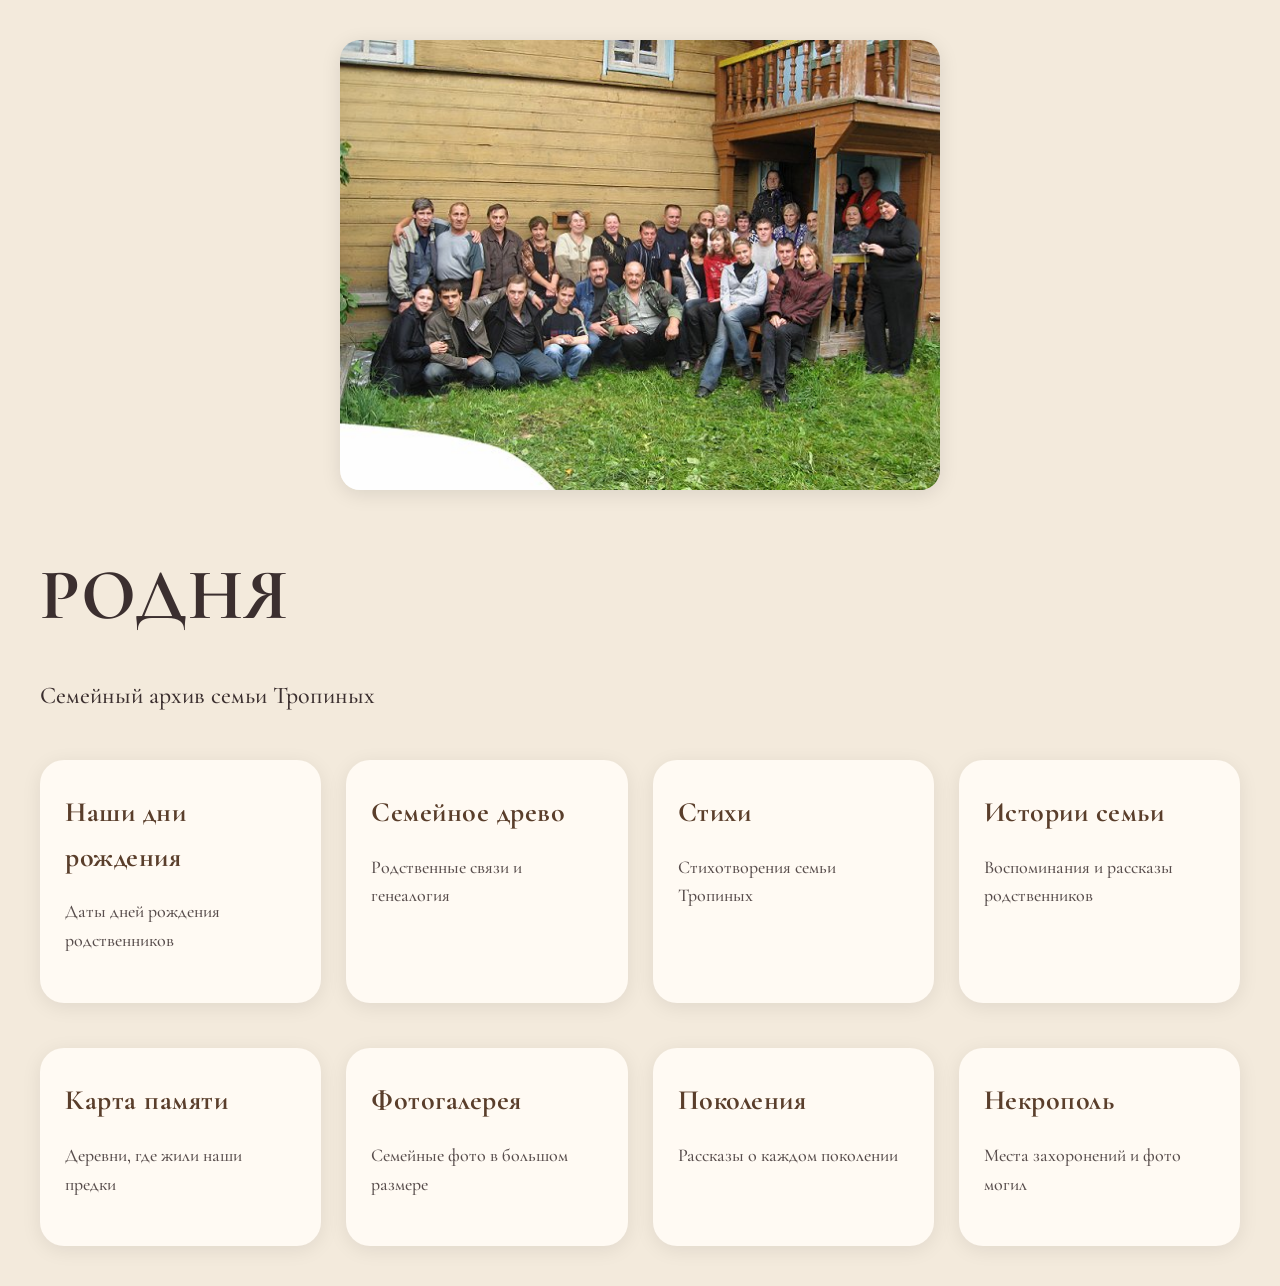
<file: index.html>
﻿
<!DOCTYPE html>
<html lang="ru">

<head>
    <meta charset="UTF-8">
    <title>Родня</title>
    <link rel="stylesheet" href="style.css">
    <link href="https://fonts.googleapis.com/css2?family=Cormorant+Garamond:wght@400;500;600&display=swap" rel="stylesheet">
    <style>
        /* Дополнительные стили для сетки карточек */
        .cards-grid {
            display: grid;
            grid-template-columns: repeat(auto-fill, minmax(280px, 1fr));
            gap: 25px;
            margin-top: 20px;
        }
        .card {
            background: #fffaf3;
            padding: 30px 25px;
            border-radius: 24px;
            text-decoration: none;
            color: #3b2f2f;
            transition: 0.3s;
            display: block;
            box-shadow: 0 4px 20px rgba(0,0,0,0.08);
        }
        .card:hover {
            transform: translateY(-5px);
            background: #fefaf5;
            box-shadow: 0 8px 30px rgba(0,0,0,0.12);
        }
        .card h2 {
            font-size: 28px;
            margin-bottom: 12px;
            color: #5a3e2b;
        }
        .card p {
            font-size: 18px;
            opacity: 0.85;
            line-height: 1.4;
        }
        .card-icon {
            font-size: 40px;
            margin-bottom: 15px;
        }
        img.ydoma {
            width: 100%;
            max-width: 600px;
            border-radius: 20px;
            box-shadow: 0 4px 20px rgba(0,0,0,0.1);
            display: block;
            margin: 0 auto 20px auto;
        }
    </style>
</head>

<body>

    <img src="ydoma.jpg" class="ydoma" alt="Семейное фото">

    <header>
        <h1>РОДНЯ</h1>
        <p>Семейный архив семьи Тропиных</p>
    </header>

    <main>
        <div class="cards-grid">

            <a class="card" href="birthdays.html">
                <h2>Наши дни рождения</h2>
                <p>Даты дней рождения родственников</p>
            </a>

            <a class="card" href="family.html">
                <h2>Семейное древо</h2>
                <p>Родственные связи и генеалогия</p>
            </a>

            <a class="card" href="poems.html">
                <h2>Стихи</h2>
                <p>Стихотворения семьи Тропиных</p>
            </a>

            <a class="card" href="history.html">
                <h2>Истории семьи</h2>
                <p>Воспоминания и рассказы родственников</p>
            </a>

            <a class="card" href="map.html">
                <h2>Карта памяти</h2>
                <p>Деревни, где жили наши предки</p>
            </a>

            <a class="card" href="gallery.html">
                <h2>Фотогалерея</h2>
                <p>Семейные фото в большом размере</p>
            </a>

            <a class="card" href="generations.html">
                <h2>Поколения</h2>
                <p>Рассказы о каждом поколении</p>
            </a>
	    <a class="card" href="memory.html">
                <h2>Некрополь</h2>
                <p>Места захоронений и фото могил</p>
            </a>

        </div>
    </main>

</body>

</html>
</file>
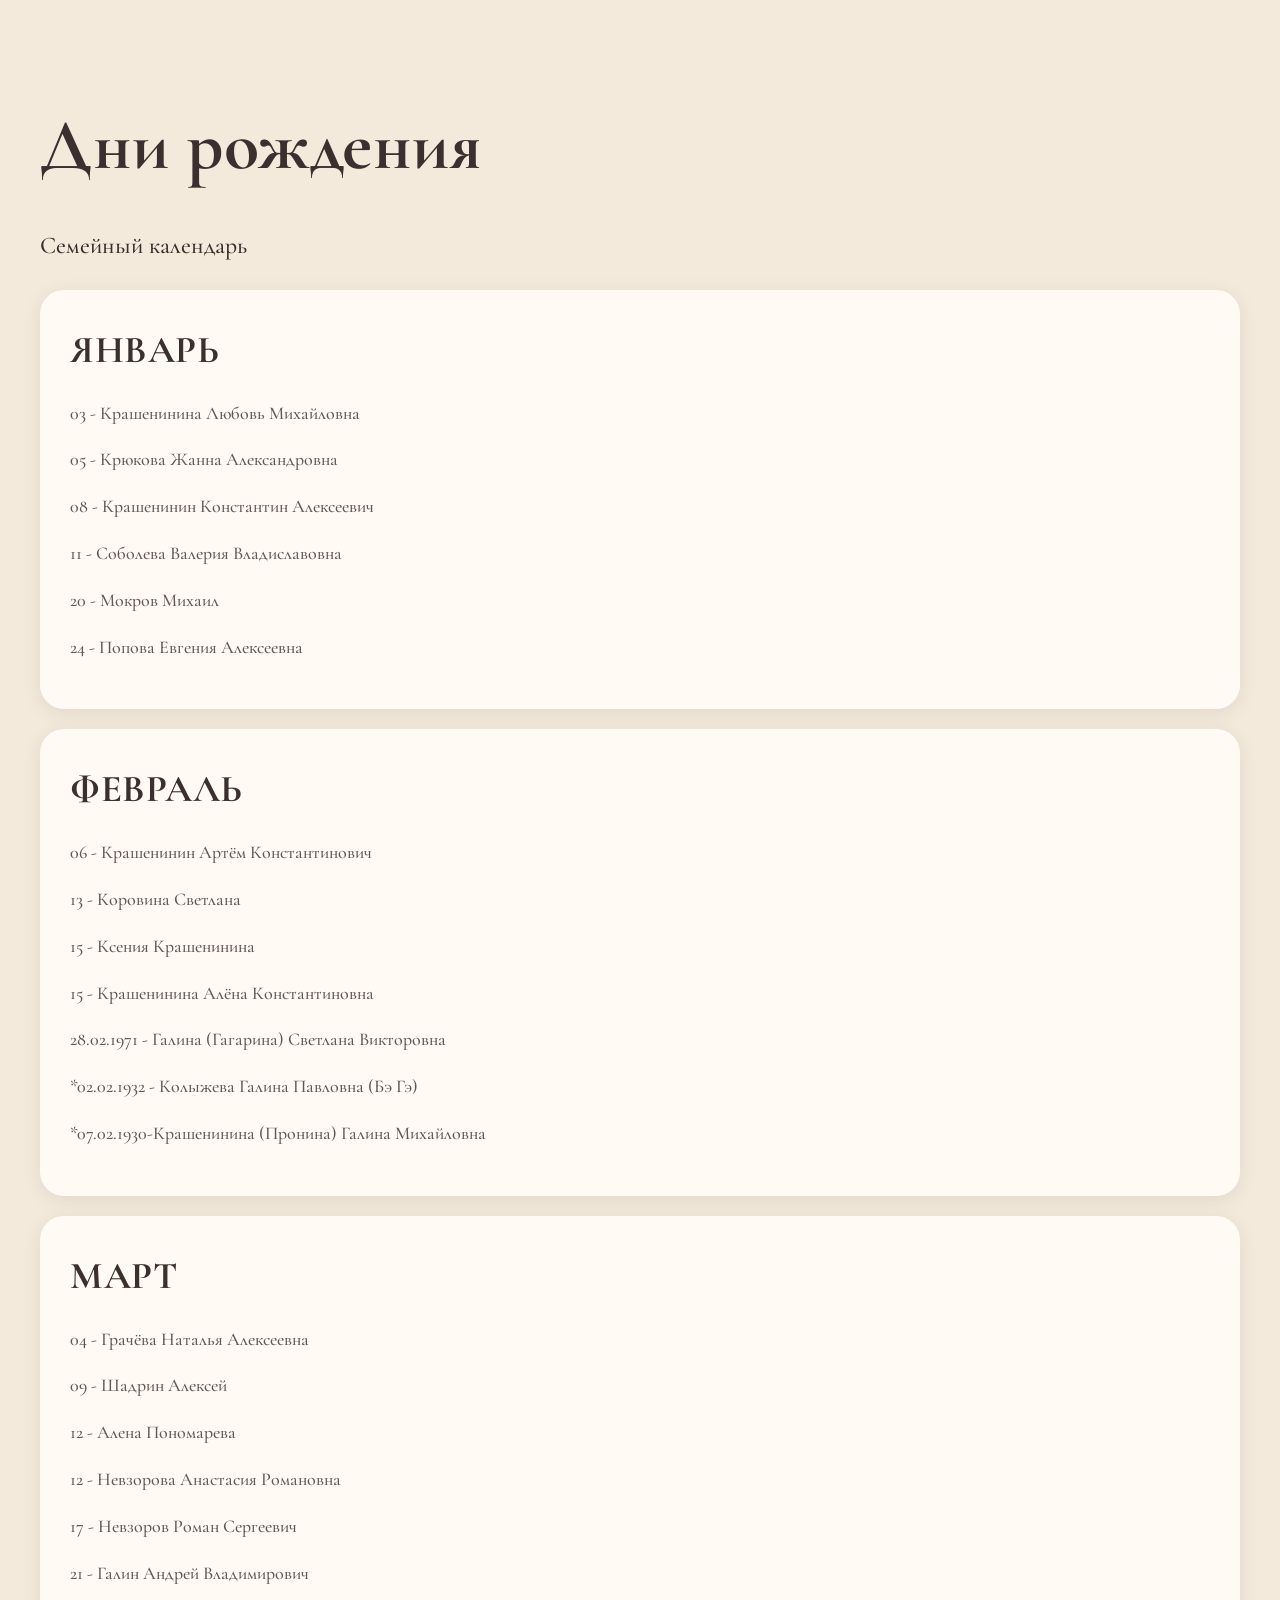
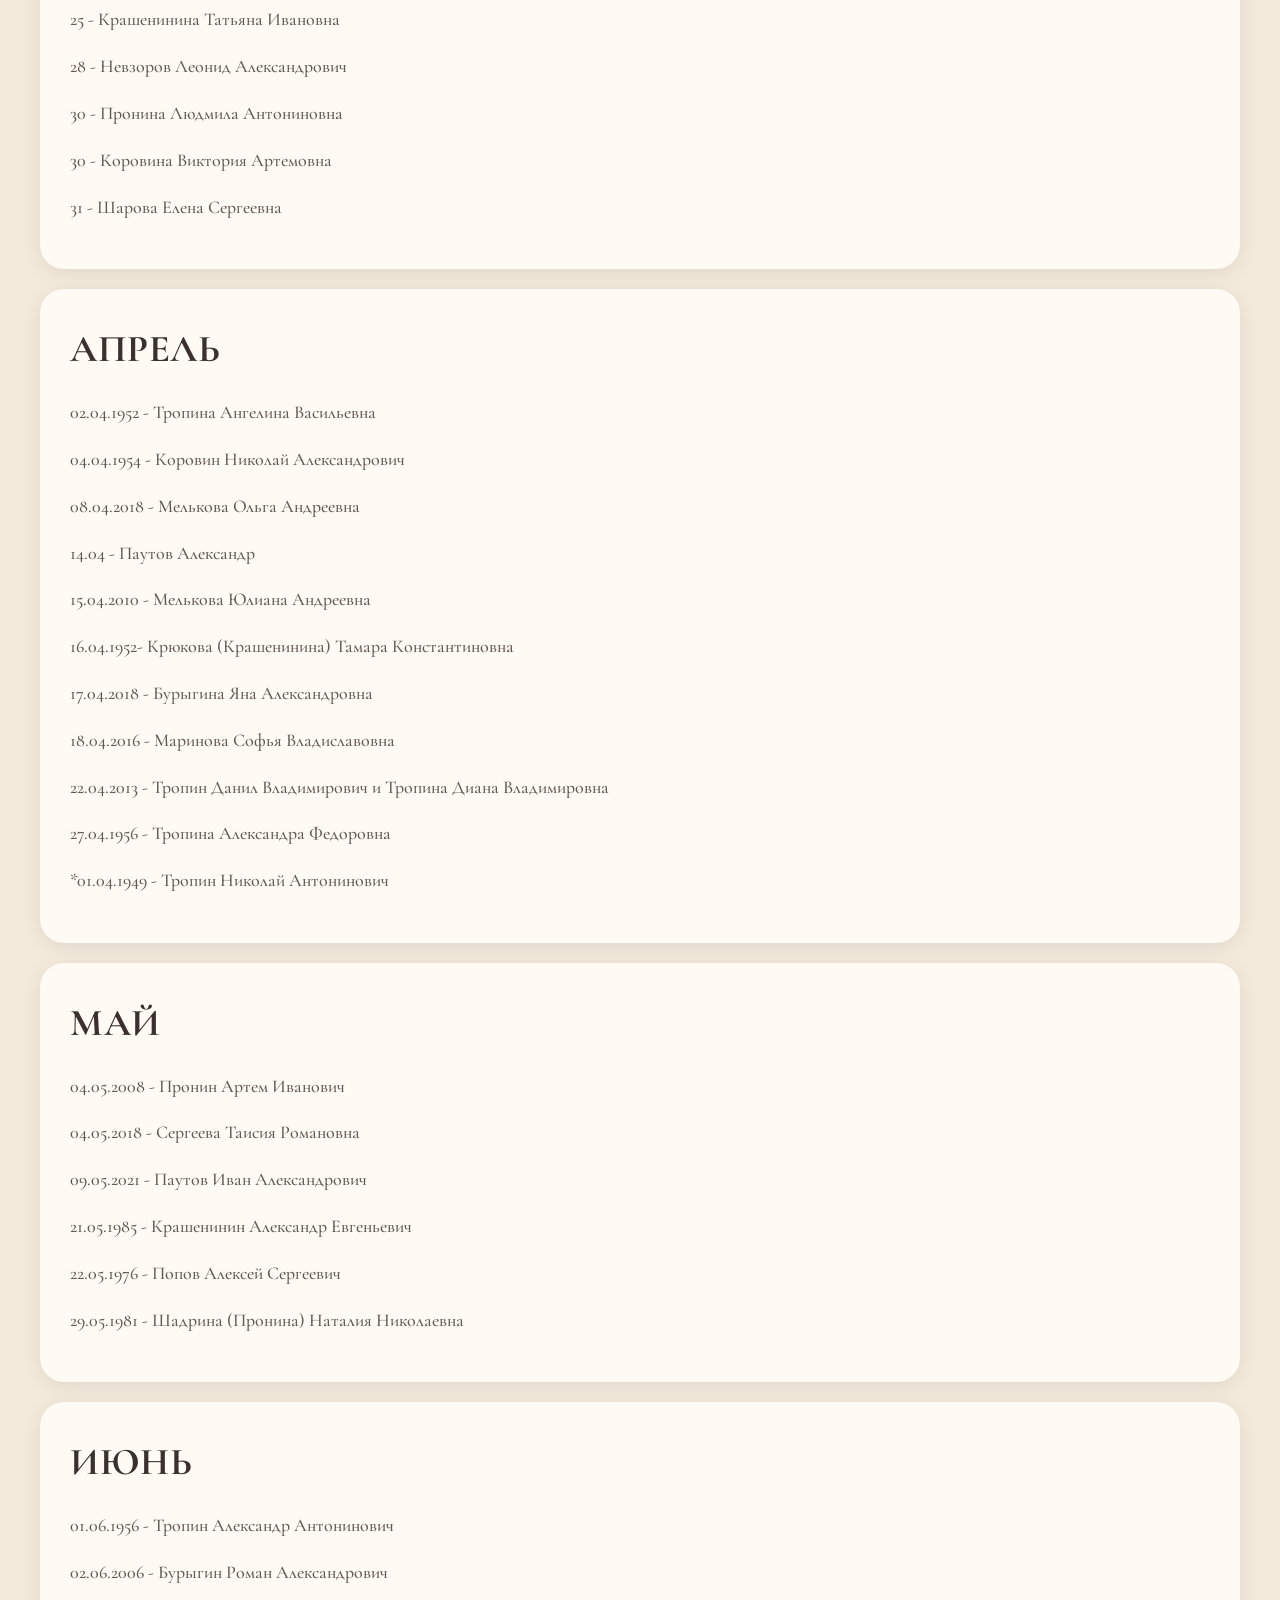
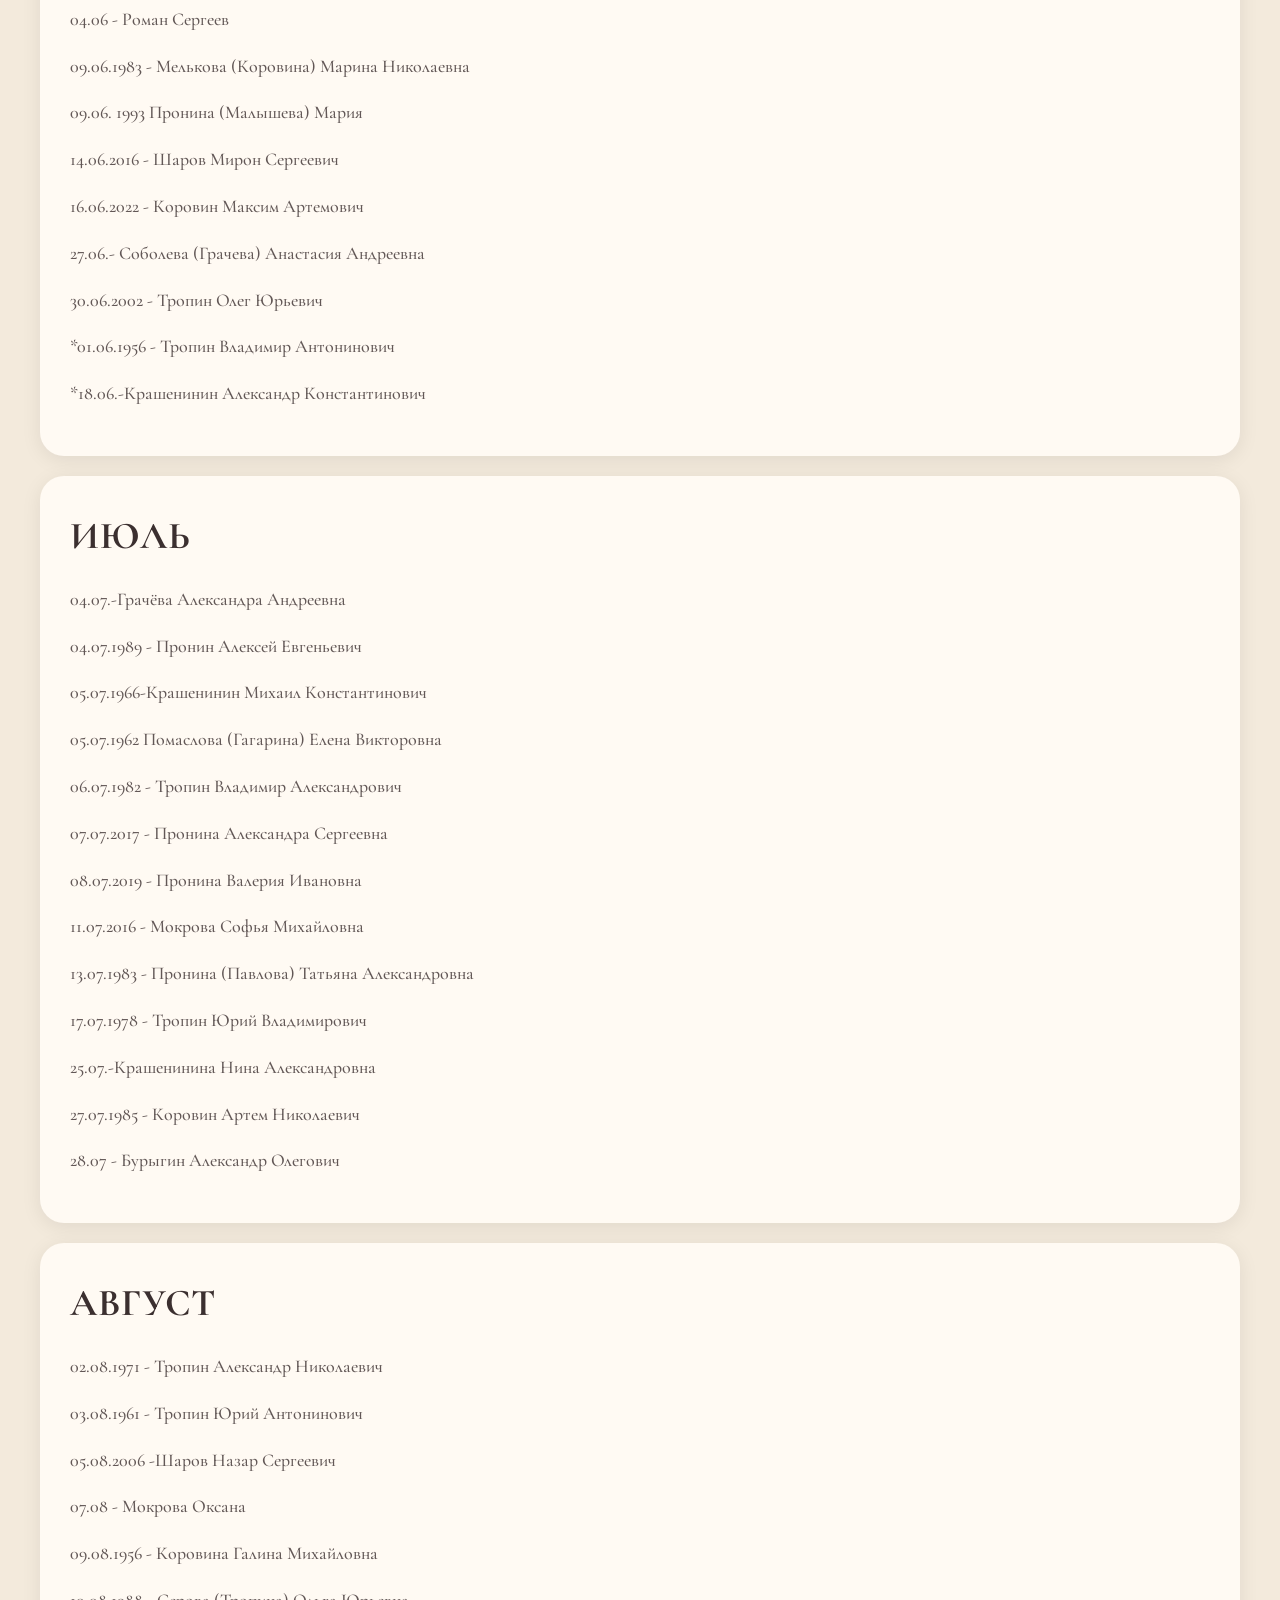
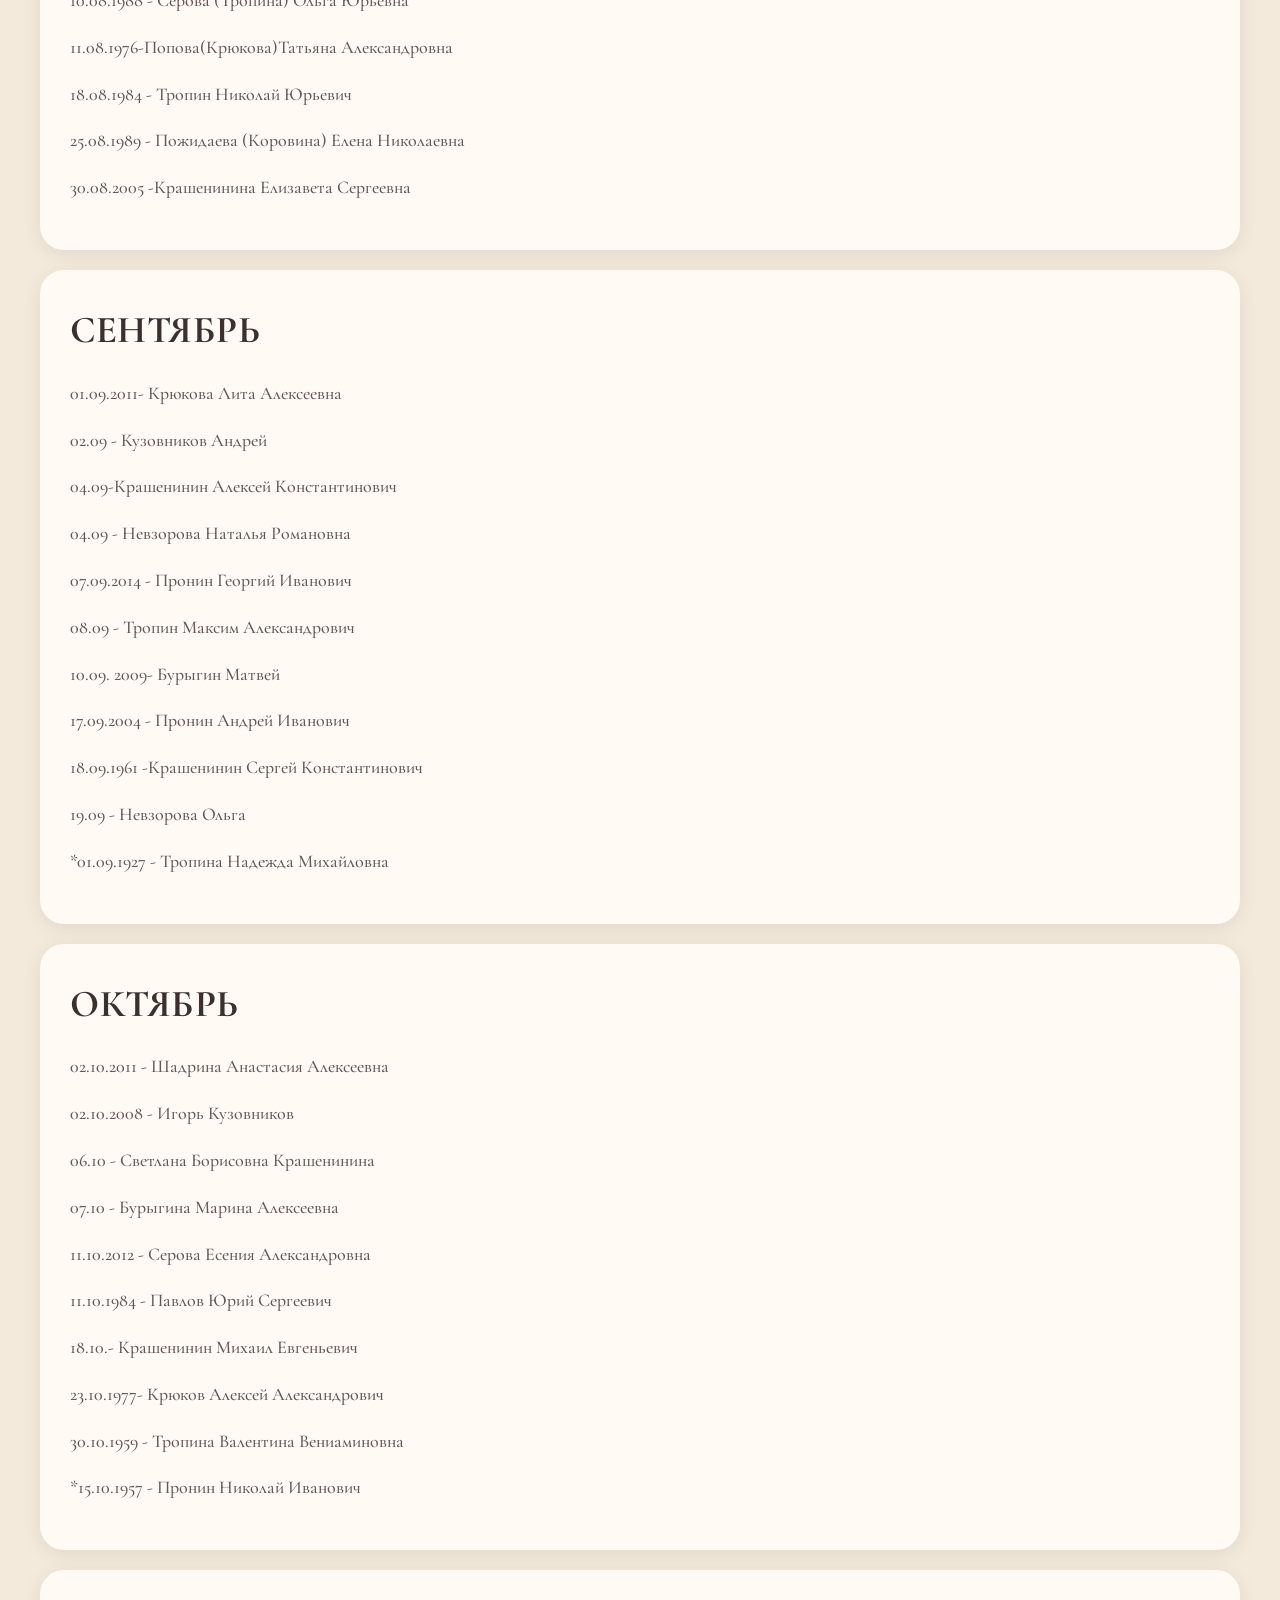
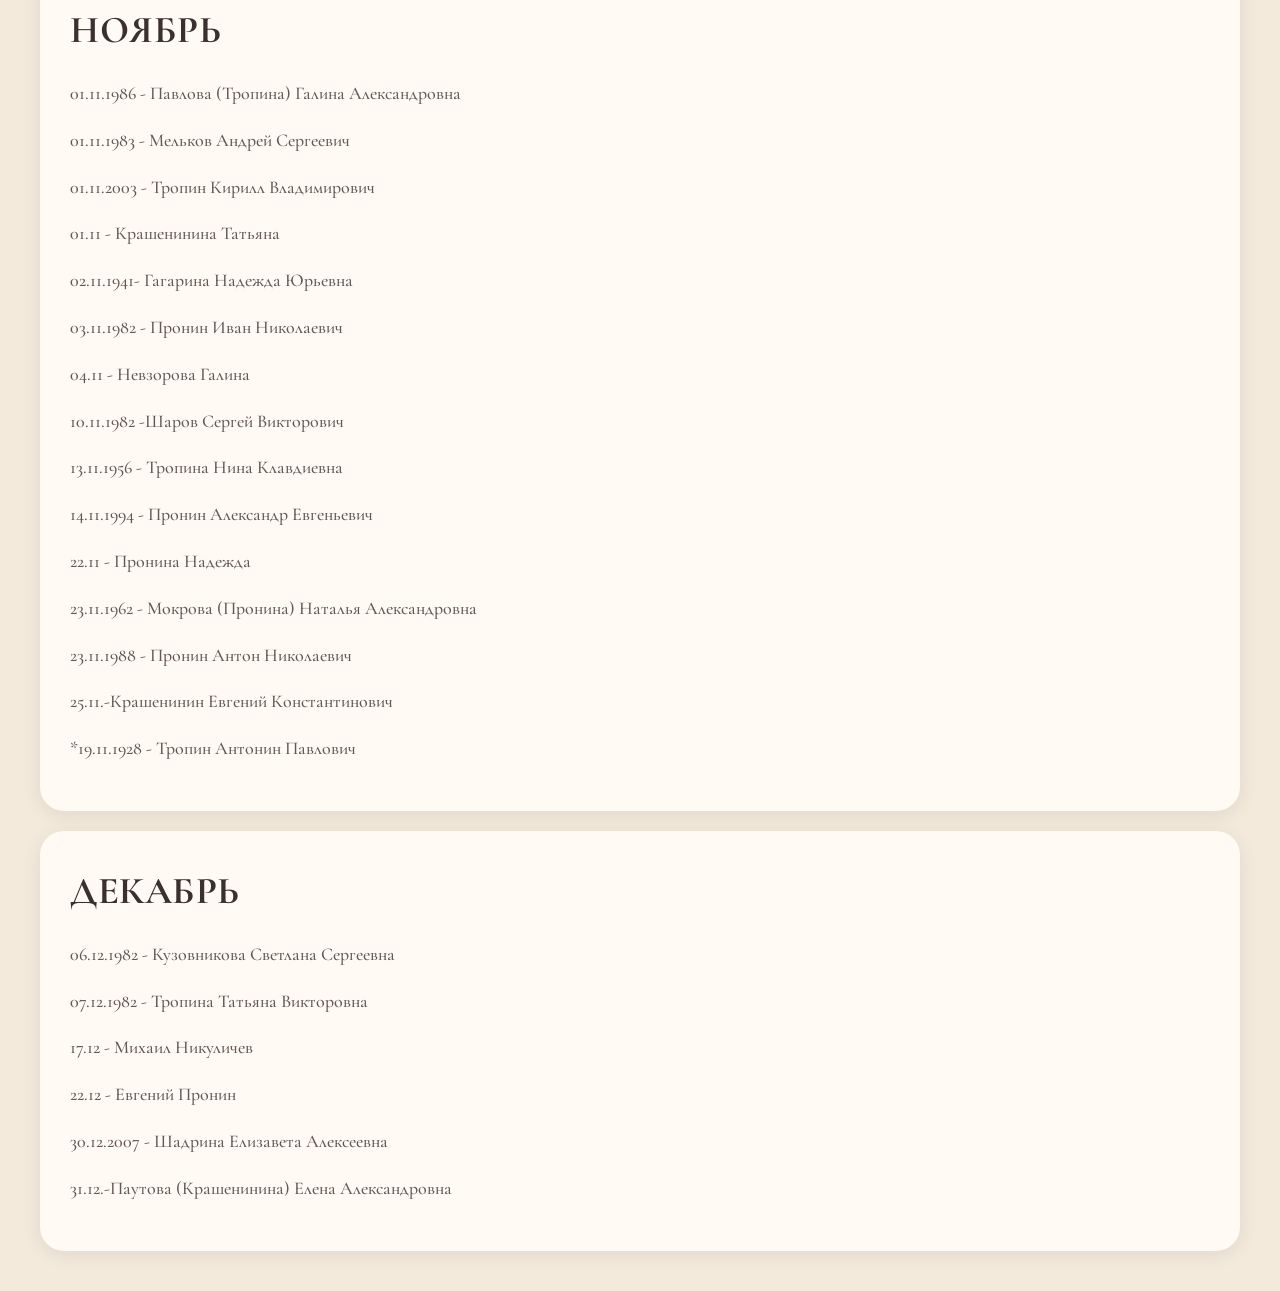
<file: birthdays.html>
﻿<!DOCTYPE html>
<html lang="ru">

<head>
    <meta charset="UTF-8">
    <title>Дни рождения</title>

    <link rel="stylesheet" href="style.css">
</head>

<body>

    <a href="index.html">← На главную</a>

    <header>
        <h1>Дни рождения</h1>
        <p>Семейный календарь</p>
    </header>

    <main>

        <div class="card">
            <h2>ЯНВАРЬ</h2>
            <p>03 - Крашенинина Любовь Михайловна</p>
	    <p>05 - Крюкова Жанна Александровна</p>
	    <p>08 - Крашенинин Константин Алексеевич</p>
	    <p>11 - Соболева Валерия Владиславовна</p>
	    <p>20 - Мокров Михаил</p>
 	    <p>24 - Попова Евгения Алексеевна</p>
        </div>

        <div class="card">
            <h2>ФЕВРАЛЬ</h2>
            <p>06 - Крашенинин Артём Константинович</p>
	    <p>13 - Коровина Светлана</p>
	    <p>15 - Ксения Крашенинина </p>
	    <p>15 - Крашенинина Алёна Константиновна</p>
	    <p> 28.02.1971 - Галина (Гагарина) Светлана Викторовна</p>
	    <p>*02.02.1932 - Колыжева Галина Павловна (Бэ Гэ)</p>
	    <p>*07.02.1930-Крашенинина (Пронина) Галина Михайловна</p>
        </div>

        <div class="card">
            <h2>МАРТ</h2>
            <p>04 - Грачёва Наталья Алексеевна</p>
	    <p>09 - Шадрин Алексей</p>
	    <p>12 - Алена Пономарева</p>
	    <p>12 - Невзорова Анастасия Романовна</p>
	    <p>17 - Невзоров Роман Сергеевич</p>
	    <p>21 - Галин Андрей Владимирович</p>
	    <p>25 - Крашенинина Татьяна Ивановна</p>
	    <p>28 - Невзоров Леонид Александрович</p>
	    <p>30 - Пронина Людмила Антониновна</p>
	    <p>30 - Коровина Виктория Артемовна</p>
	    <p>31 - Шарова Елена Сергеевна</p>
        </div>

	<div class="card">
	    <h2>АПРЕЛЬ</h2>
	    <p>02.04.1952 - Тропина Ангелина Васильевна</p>
	    <p>04.04.1954 - Коровин Николай Александрович</p>
	    <p>08.04.2018 - Мелькова Ольга Андреевна</p>
	    <p>14.04 - Паутов Александр</p>
	    <p>15.04.2010 - Мелькова Юлиана Андреевна</p>
	    <p>16.04.1952- Крюкова (Крашенинина) Тамара Константиновна</p>
	    <p>17.04.2018 - Бурыгина Яна Александровна</p>
	    <p>18.04.2016 - Маринова Софья Владиславовна</p>
	    <p>22.04.2013 - Тропин Данил Владимирович и Тропина Диана Владимировна</p>
	    <p>27.04.1956 - Тропина Александра Федоровна </p>
	    <p>*01.04.1949 - Тропин Николай Антонинович</p>
	</div>

	<div class="card">
	    <h2>МАЙ</h2>
	    <p>04.05.2008 - Пронин Артем Иванович</p>
	    <p>04.05.2018 - Сергеева Таисия Романовна</p>
	    <p>09.05.2021 - Паутов Иван Александрович</p>
	    <p>21.05.1985 - Крашенинин Александр Евгеньевич</p>
	    <p>22.05.1976 - Попов Алексей Сергеевич</p>
	    <p>29.05.1981 - Шадрина (Пронина) Наталия Николаевна</p>
	</div>

	<div class="card">
	    <h2>ИЮНЬ</h2>
	    <p>01.06.1956 - Тропин Александр Антонинович </p>
	    <p>02.06.2006 - Бурыгин Роман Александрович</p>
	    <p>04.06 - Роман Сергеев</p>
	    <p>09.06.1983 - Мелькова (Коровина) Марина Николаевна</p>
	    <p>09.06. 1993 Пронина (Малышева) Мария</p>
	    <p>14.06.2016 - Шаров Мирон Сергеевич</p>
	    <p>16.06.2022 - Коровин Максим Артемович</p>
	    <p>27.06.- Соболева (Грачева) Анастасия Андреевна</p>
	    <p>30.06.2002 - Тропин Олег Юрьевич</p>
	    <p>*01.06.1956 - Тропин Владимир Антонинович</p>
	    <p>*18.06.-Крашенинин Александр Константинович</p>
	</div>

	<div class="card">
	    <h2>ИЮЛЬ</h2>
	    <p>04.07.-Грачёва Александра Андреевна</p>
	    <p>04.07.1989 - Пронин Алексей Евгеньевич</p>
	    <p>05.07.1966-Крашенинин Михаил Константинович</p>
	    <p>05.07.1962 Помаслова (Гагарина) Елена Викторовна</p>
	    <p>06.07.1982 - Тропин Владимир Александрович</p>
	    <p>07.07.2017 - Пронина Александра Сергеевна</p>
	    <p>08.07.2019 - Пронина Валерия Ивановна</p>
	    <p>11.07.2016 - Мокрова Софья Михайловна</p>
	    <p>13.07.1983 - Пронина (Павлова) Татьяна Александровна</p>
	    <p>17.07.1978 - Тропин Юрий Владимирович</p>
	    <p>25.07.-Крашенинина Нина Александровна</p>
	    <p>27.07.1985 - Коровин Артем Николаевич</p>
	    <p>28.07 - Бурыгин Александр Олегович</p>
	</div>

	<div class="card">
	    <h2>АВГУСТ</h2>
	    <p>02.08.1971 - Тропин Александр Николаевич</p>
	    <p>03.08.1961 - Тропин Юрий Антонинович</p>
	    <p>05.08.2006 -Шаров Назар Сергеевич</p>
	    <p>07.08 - Мокрова Оксана</p>
	    <p>09.08.1956 - Коровина Галина Михайловна</p>
	    <p>10.08.1988 - Серова (Тропина) Ольга Юрьевна</p>
	    <p>11.08.1976-Попова(Крюкова)Татьяна Александровна</p>
	    <p>18.08.1984 - Тропин Николай Юрьевич</p>
	    <p>25.08.1989 - Пожидаева (Коровина) Елена Николаевна</p>
	    <p>30.08.2005 -Крашенинина Елизавета Сергеевна</p>
	</div>

	<div class="card">
	    <h2>СЕНТЯБРЬ</h2>
	    <p>01.09.2011- Крюкова Лита Алексеевна</p>
	    <p>02.09 - Кузовников Андрей</p>
	    <p>04.09-Крашенинин Алексей Константинович</p>
	    <p>04.09 - Невзорова Наталья Романовна</p>
	    <p>07.09.2014 - Пронин Георгий Иванович</p>
	    <p>08.09 - Тропин Максим Александрович</p>
	    <p>10.09. 2009- Бурыгин Матвей</p>
	    <p>17.09.2004 - Пронин Андрей Иванович</p>
	    <p>18.09.1961 -Крашенинин Сергей Константинович</p>
	    <p>19.09 - Невзорова Ольга</p>
	    <p>*01.09.1927 - Тропина Надежда Михайловна</p>
	</div>

	<div class="card">
	    <h2>ОКТЯБРЬ</h2>
	    <p>02.10.2011 - Шадрина Анастасия Алексеевна</p>
	    <p>02.10.2008 - Игорь Кузовников</p>
	    <p>06.10 - Светлана Борисовна Крашенинина </p>
	    <p>07.10 - Бурыгина Марина Алексеевна</p>
	    <p>11.10.2012 - Серова Есения Александровна</p>
	    <p>11.10.1984 - Павлов Юрий Сергеевич</p>
	    <p>18.10.- Крашенинин Михаил Евгеньевич</p>
	    <p>23.10.1977- Крюков Алексей Александрович</p>
	    <p>30.10.1959 - Тропина Валентина Вениаминовна</p>
	    <p>*15.10.1957 - Пронин Николай Иванович</p>
	</div>

	<div class="card">
	    <h2>НОЯБРЬ</h2>
	    <p>01.11.1986 - Павлова (Тропина) Галина Александровна</p>
	    <p>01.11.1983 - Мельков Андрей Сергеевич</p>
	    <p>01.11.2003 - Тропин Кирилл Владимирович</p>
	    <p>01.11 - Крашенинина Татьяна</p>
	    <p>02.11.1941- Гагарина Надежда Юрьевна</p>
	    <p>03.11.1982 - Пронин Иван Николаевич</p>
	    <p>04.11 - Невзорова Галина</p>
	    <p>10.11.1982 -Шаров Сергей Викторович</p>
	    <p>13.11.1956 - Тропина Нина Клавдиевна</p>
	    <p>14.11.1994 - Пронин Александр Евгеньевич</p>
	    <p>22.11 - Пронина Надежда</p>
	    <p>23.11.1962 - Мокрова (Пронина) Наталья Александровна</p>
	    <p>23.11.1988 - Пронин Антон Николаевич</p>
	    <p>25.11.-Крашенинин Евгений Константинович</p>
	    <p>*19.11.1928 - Тропин Антонин Павлович</p>
	</div>

	<div class="card">
            <h2>ДЕКАБРЬ</h2>
            <p>06.12.1982 - Кузовникова Светлана Сергеевна</p>
	    <p>07.12.1982 - Тропина Татьяна Викторовна</p>
	    <p>17.12 - Михаил Никуличев</p>
	    <p>22.12 - Евгений Пронин</p>
	    <p>30.12.2007 - Шадрина Елизавета Алексеевна</p>
 	    <p>31.12.-Паутова (Крашенинина) Елена Александровна</p>
        </div>

    </main>

</body>

</html>
</file>
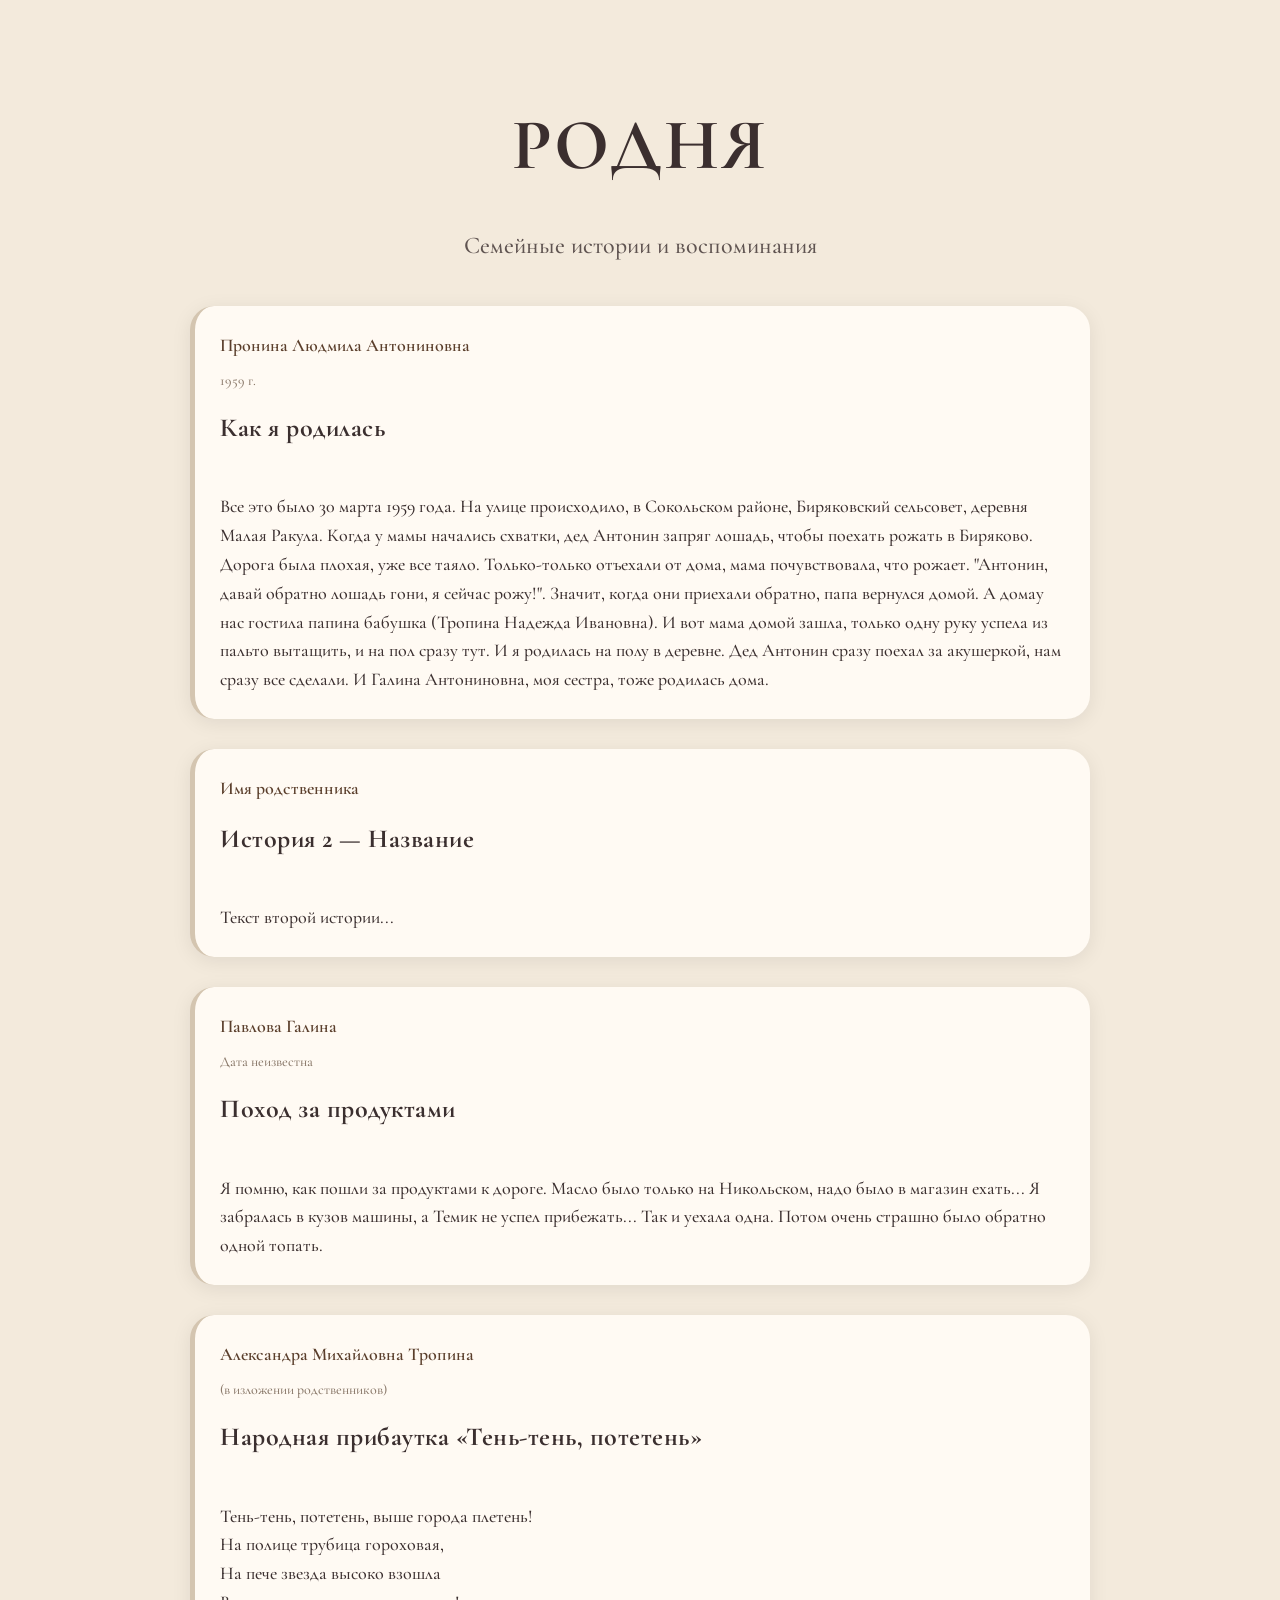
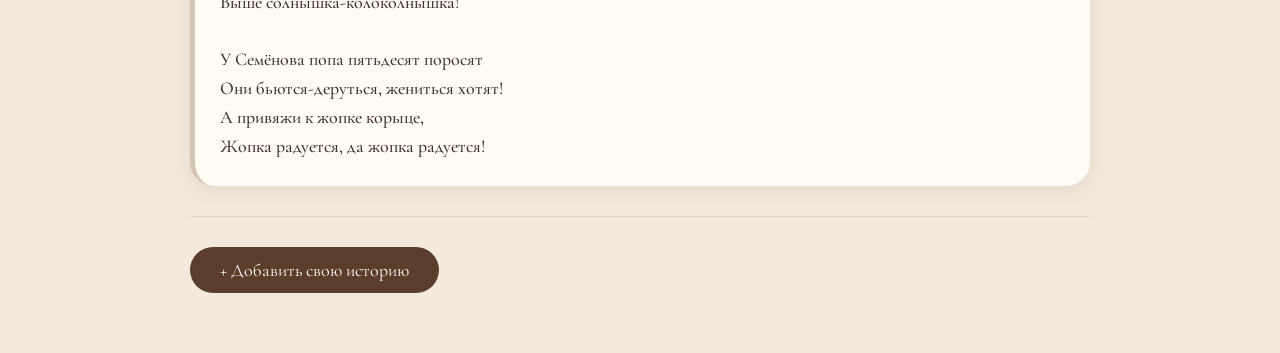
<file: history.html>
﻿<!DOCTYPE html>
<html lang="ru">
<head>
    <meta charset="UTF-8">
    <title>Родня — Истории семьи</title>
    <link rel="stylesheet" href="style.css">
    <link href="https://fonts.googleapis.com/css2?family=Cormorant+Garamond:wght@400;500;600&display=swap" rel="stylesheet">
    <style>
        body { background: #f3eadc; font-family: 'Cormorant Garamond', serif; padding: 40px; line-height: 1.6; }
        header { text-align: center; margin-bottom: 40px; }
        h1 { font-size: 72px; letter-spacing: 2px; margin-bottom: 10px; }
        header p { font-size: 24px; opacity: 0.8; }
        .stories-container { max-width: 900px; margin: 0 auto; }
        
        .story-card {
            background: #fffaf3;
            border-radius: 24px;
            padding: 25px;
            margin-bottom: 30px;
            box-shadow: 0 4px 20px rgba(0,0,0,0.08);
            border-left: 5px solid #d4c5b0;
        }
        
        .story-author {
            font-size: 18px;
            font-weight: 600;
            color: #5a3e2b;
            margin-bottom: 10px;
        }
        
        .story-date {
            font-size: 14px;
            color: #8b7a6b;
            margin-bottom: 15px;
        }
        
        .story-title {
            font-size: 26px;
            font-weight: 600;
            margin-bottom: 15px;
            color: #3b2f2f;
        }
        
        .story-content {
            font-size: 18px;
            line-height: 1.7;
            white-space: pre-line;
        }
        
        .back-link {
            display: inline-block;
            margin-top: 30px;
            font-size: 18px;
            color: #3b2f2f;
            text-decoration: none;
            background: #fffaf3;
            padding: 12px 24px;
            border-radius: 40px;
            transition: 0.3s;
        }
        
        .back-link:hover {
            background: #e8ddd0;
            transform: translateX(-5px);
        }
        
        .add-story-btn {
            background: #5a3e2b;
            color: #fffaf3;
            border: none;
            padding: 12px 30px;
            font-size: 18px;
            font-family: inherit;
            border-radius: 40px;
            cursor: pointer;
            margin: 20px 0;
            display: block;
            width: fit-content;
        }
        
        .add-story-btn:hover {
            background: #3b2f2f;
        }
        
        hr {
            margin: 30px 0;
            border: none;
            height: 1px;
            background: #e0d5c8;
        }
    </style>
</head>
<body>

<header>
    <h1>РОДНЯ</h1>
    <p>Семейные истории и воспоминания</p>
</header>

<main>
<div class="stories-container">
    
    <!-- === НАШИ ИСТОРИИ  === -->
    
    <!-- История 1 -->
    <div class="story-card">
        <div class="story-author">Пронина Людмила Антониновна</div>
        <div class="story-date">1959 г.</div>
        <div class="story-title">Как я родилась</div>
        <div class="story-content">
Все это было 30 марта 1959 года. На улице происходило, в Сокольском районе, Биряковский сельсовет, деревня Малая Ракула. Когда у мамы начались схватки, дед Антонин запряг лошадь, чтобы поехать рожать в Биряково. Дорога была плохая, уже все таяло. Только-только отъехали от дома, мама почувствовала, что рожает. "Антонин, давай обратно лошадь гони, я сейчас рожу!". Значит, когда они приехали обратно, папа вернулся домой. А домау нас гостила папина бабушка (Тропина Надежда Ивановна). И вот мама домой зашла, только одну руку успела из пальто вытащить, и на пол сразу тут. И я родилась на полу в деревне. Дед Антонин сразу поехал за акушеркой, нам сразу все сделали. И Галина Антониновна, моя сестра, тоже родилась дома. 
        </div>
    </div>

    <!-- История 2 -->
    <div class="story-card">
        <div class="story-author">Имя родственника</div>
        <div class="story-date"></div>
        <div class="story-title">История 2 — Название</div>
        <div class="story-content">
Текст второй истории...
        </div>
    </div>

    <!-- История 3 -->
    <div class="story-card">
        <div class="story-author">Павлова Галина</div>
        <div class="story-date">Дата неизвестна</div>
        <div class="story-title">Поход за продуктами</div>
        <div class="story-content">
Я помню, как пошли за продуктами к дороге. Масло было только на Никольском, надо было в магазин ехать... Я забралась в кузов машины, а Темик не успел прибежать... Так и уехала одна. Потом очень страшно было обратно одной топать.
        </div>
    </div>

    <!-- История 4 (народная прибаутка) -->
    <div class="story-card">
        <div class="story-author">Александра Михайловна Тропина</div>
        <div class="story-date">(в изложении родственников)</div>
        <div class="story-title">Народная прибаутка «Тень-тень, потетень»</div>
        <div class="story-content">
Тень-тень, потетень, выше города плетень!
На полице трубица гороховая,
На пече звезда высоко взошла
Выше солнышка-колоколнышка!

У Семёнова попа пятьдесят поросят
Они бьются-деруться, жениться хотят!
А привяжи к жопке корыце,
Жопка радуется, да жопка радуется!
        </div>
    </div>

    <hr>

    <!-- Кнопка добавления новой истории -->
    <button class="add-story-btn" onclick="addNewStory()">+ Добавить свою историю</button>

    <a href="index.html" class="back-link">← На главную</a>
</div>
</main>

<script>
    // Функция для добавления новой истории через диалог
    function addNewStory() {
        const author = prompt('Кто рассказывает историю? (Ваше имя)');
        if (!author) return;
        
        const title = prompt('Название истории:');
        if (!title) return;
        
        const content = prompt('Текст истории:');
        if (!content) return;
        
        const today = new Date();
        const dateStr = `${today.getDate()}.${today.getMonth()+1}.${today.getFullYear()}`;
        
        alert('История будет добавлена! (В этой версии нужно обновить страницу вручную)');
        
        // Здесь можно добавить код для сохранения в localStorage
        // Для простоты пока просто выводим в консоль
        console.log('Новая история:', {author, title, content, dateStr});
    }
</script>

</body>
</html>
</file>
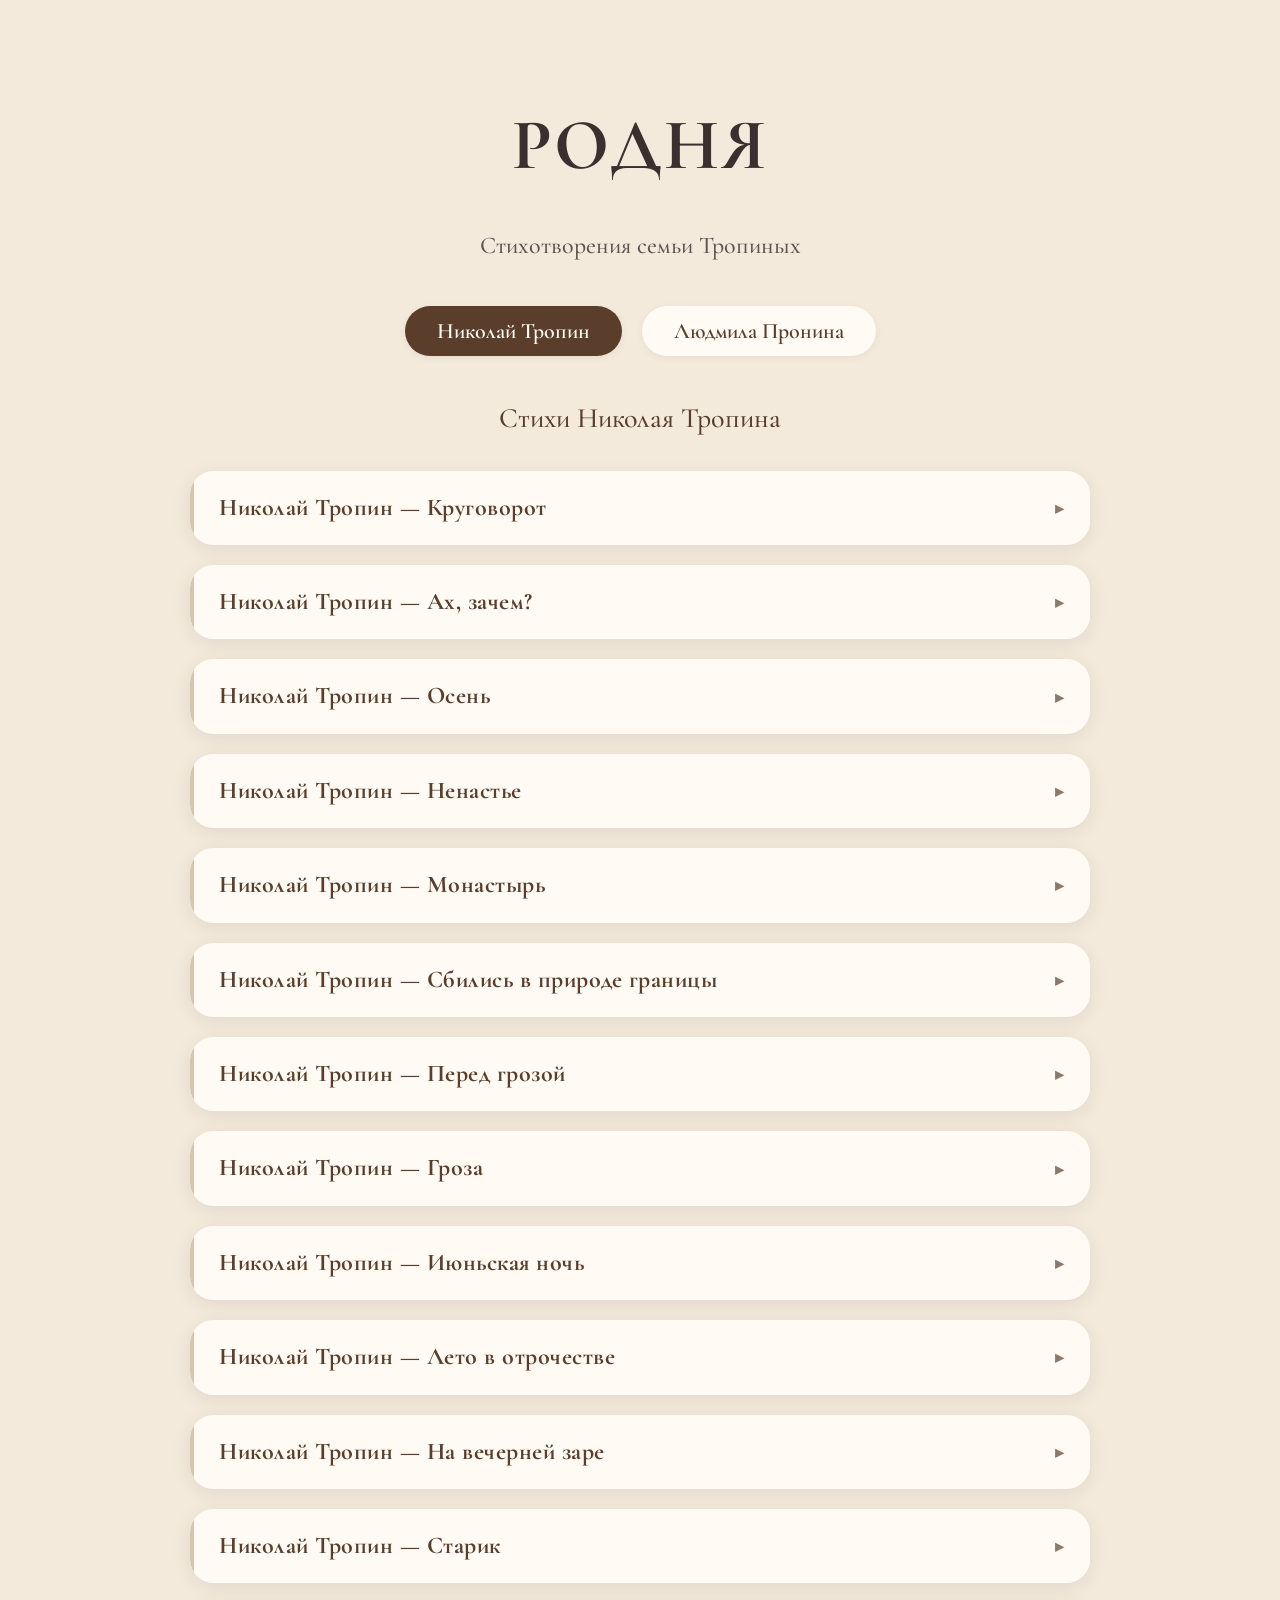
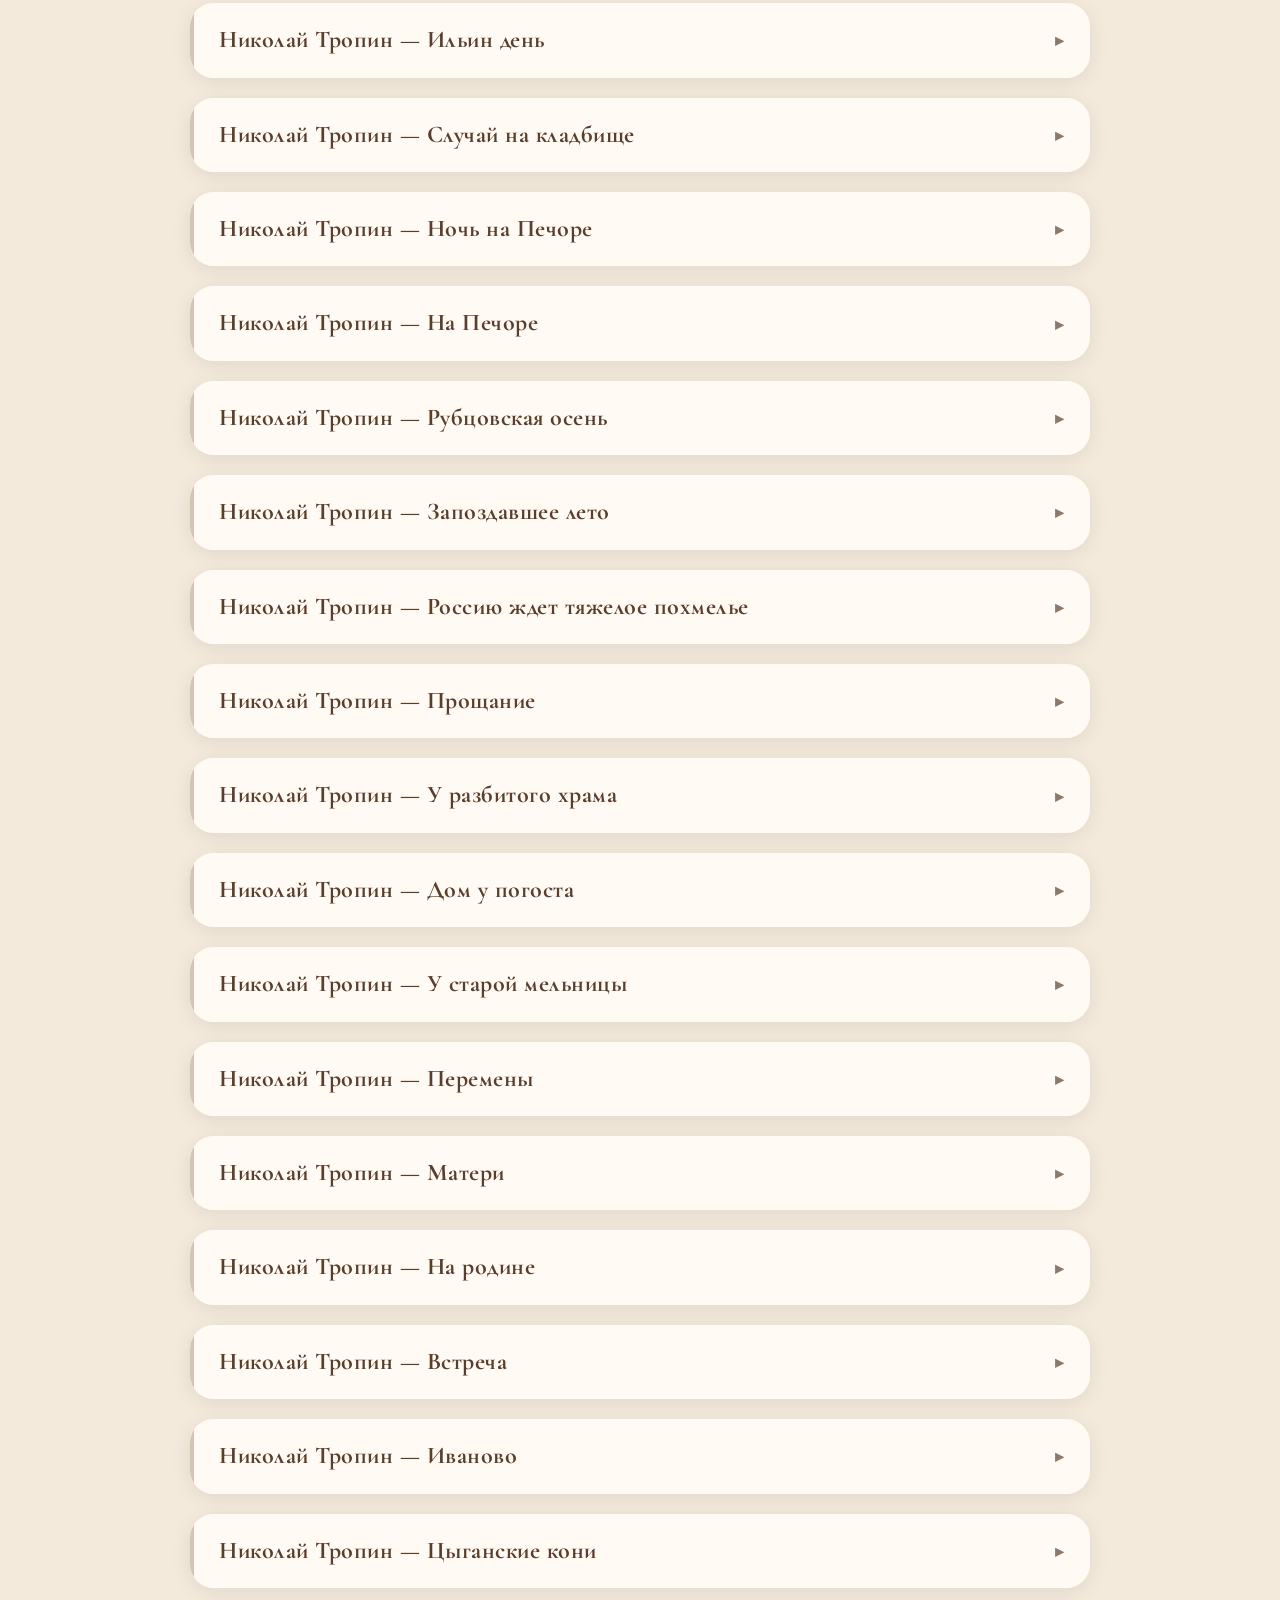
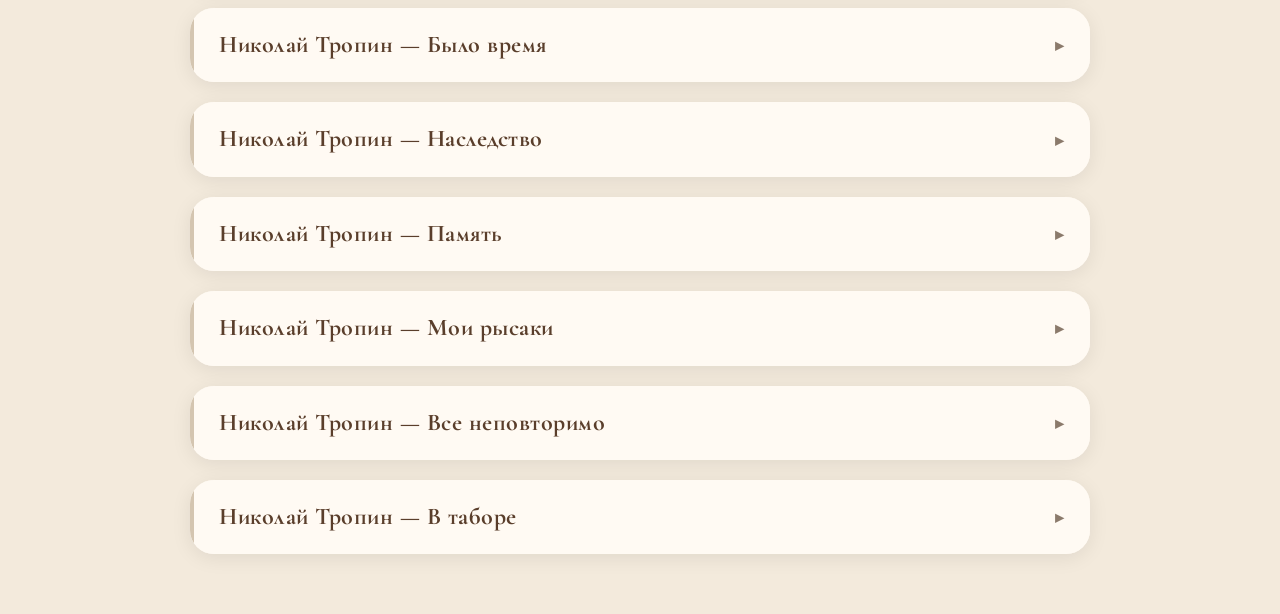
<file: poems.html>
﻿<!DOCTYPE html>
<html lang="ru">

<head>
    <meta charset="UTF-8">
    <title>Родня — Стихи</title>
    <link rel="stylesheet" href="style.css">
    <link href="https://fonts.googleapis.com/css2?family=Cormorant+Garamond:wght@400;500;600&display=swap" rel="stylesheet">
    <style>
        body {
            background: #f3eadc;
            color: #3b2f2f;
            font-family: 'Cormorant Garamond', serif;
            padding: 40px;
            line-height: 1.6;
        }

        header {
            text-align: center;
            margin-bottom: 40px;
        }

        h1 {
            font-size: 72px;
            letter-spacing: 2px;
            margin-bottom: 10px;
        }

        header p {
            font-size: 24px;
            opacity: 0.8;
        }

        .poems-container {
            max-width: 900px;
            margin: 0 auto;
        }

        .author-buttons {
            display: flex;
            gap: 20px;
            justify-content: center;
            margin-bottom: 40px;
        }

        .author-btn {
            background: #fffaf3;
            border: none;
            padding: 12px 32px;
            font-size: 22px;
            font-family: 'Cormorant Garamond', serif;
            font-weight: 600;
            border-radius: 40px;
            cursor: pointer;
            transition: 0.3s;
            color: #5a3e2b;
            box-shadow: 0 2px 8px rgba(0,0,0,0.05);
        }

        .author-btn.active {
            background: #5a3e2b;
            color: #fffaf3;
        }

        .author-btn:hover:not(.active) {
            background: #e8ddd0;
            transform: translateY(-2px);
        }

        .poet-section {
            display: none;
        }

        .poet-section.active {
            display: block;
        }

        .poem-block {
            background: #fffaf3;
            border-radius: 24px;
            margin-bottom: 20px;
            box-shadow: 0 4px 20px rgba(0,0,0,0.08);
            overflow: hidden;
        }

        .poem-title {
            padding: 18px 25px;
            font-size: 24px;
            font-weight: 600;
            color: #5a3e2b;
            cursor: pointer;
            background: #fffaf3;
            transition: 0.2s;
            display: flex;
            justify-content: space-between;
            align-items: center;
            border-left: 4px solid #d4c5b0;
        }

        .poem-title:hover {
            background: #f5ede2;
        }

        .poem-title .toggle-sign {
            font-size: 20px;
            color: #8b7a6b;
        }

        .poem-content {
            display: none;
            padding: 0 25px 25px 25px;
            font-size: 18px;
            line-height: 1.7;
            white-space: pre-line;
            border-top: 1px solid #e0d5c8;
            color: #3b2f2f;
        }

        .poem-content.open {
            display: block;
        }

        .back-link {
            display: inline-block;
            margin-top: 40px;
            font-size: 18px;
            color: #3b2f2f;
            text-decoration: none;
            background: #fffaf3;
            padding: 12px 24px;
            border-radius: 40px;
            transition: 0.3s;
        }

        .back-link:hover {
            background: #e8ddd0;
            transform: translateX(-5px);
        }

        .section-title {
            font-size: 28px;
            text-align: center;
            margin-bottom: 30px;
            color: #5a3e2b;
        }
    </style>
</head>

<body>

<header>
    <h1>РОДНЯ</h1>
    <p>Стихотворения семьи Тропиных</p>
</header>

<main>
<div class="poems-container">
    
    <div class="author-buttons">
        <button class="author-btn active" onclick="showPoet('nikolay')">Николай Тропин</button>
        <button class="author-btn" onclick="showPoet('lyudmila')">Людмила Пронина</button>
    </div>

    <!-- Секция Николая Тропина -->
    <div id="nikolay-section" class="poet-section active">
        <div class="section-title">Стихи Николая Тропина</div>
        
        <div class="poem-block">
            <div class="poem-title" onclick="togglePoem(this)">
                <span>Николай Тропин — Круговорот</span>
                <span class="toggle-sign">▶</span>
            </div>
            <div class="poem-content">
Гаснут за околицей рябины,
Потемнели поле и межа,
И знобящим криком журавлиным
Снова наполняется душа.

Снова к берегам чужого края
Им лететь за дальние моря,
И висят лохмотьями над стаей
Снеговые тучи октября.

Но всё дальше улетают птицы
Рассекая клином небосвод.
Жизнь листает новые страницы
Совершая свой круговорот.
            </div>
        </div>

        <div class="poem-block">
            <div class="poem-title" onclick="togglePoem(this)">
                <span>Николай Тропин — Ах, зачем?</span>
                <span class="toggle-sign">▶</span>
            </div>
            <div class="poem-content">
Он в селе появился случайно
Не блистая завидной судьбой.
Песню пел под гитару печально,
Как в мулатку влюбился ковбой.

И под шутки весёлые скоро,
Из деревни, где домик с крыльцом
Уезжала ты в северный город,
Молодая с красивым лицом.

Приняла ты его предложенье
Как удачи заветный билет
И грустили подруги в деревне,
И смотрели, завидуя вслед.

Но судьбе было видно угодно,
Чтоб ты выпила чашу до дна,
И вернулась обратно свободной,
Но уже не вдова, а жена.

А потом по селу пересуды
Разносили старух языки,
Что к тебе ходят разные люди
И ночуют порой мужики.
            </div>
        </div>

        <div class="poem-block">
            <div class="poem-title" onclick="togglePoem(this)">
                <span>Николай Тропин — Осень</span>
                <span class="toggle-sign">▶</span>
            </div>
            <div class="poem-content">
Ветрено и мглисто,
В лужах дождь резвится,
Опадают листья,
Улетают птицы.

И  как будто дремлют
И дела и время,
Но ложится в землю
Новой жизни семя.
            </div>
	</div>

	<div class="poem-block">
            <div class="poem-title" onclick="togglePoem(this)">
                <span>Николай Тропин — Ненастье</span>
                <span class="toggle-sign">▶</span>
            </div>
            <div class="poem-content">
Тоска и неуют,
И призракам сродни,
За окнами встают
Расплывчатые дни.

То сырость и туман,
И сумрачно в избе,
То ветер, как шаман,
Гудит в печной трубе.

Сквозь мутное стекло
Едва проходит свет,
И прошлое ушло,
И будущего нет…
            </div>
</div>

<div class="poem-block">
            <div class="poem-title" onclick="togglePoem(this)">
                <span>Николай Тропин — Монастырь</span>
                <span class="toggle-sign">▶</span>
            </div>
            <div class="poem-content">
Люди выбрали  место такое,
Где леса, да озёрная ширь,
Для труда, для молитв и покоя,
И в глуши возвели монастырь.

Все дороги из далей тревожных
Пробивались к нему сквозь века,
Монастырские стены надёжно
Укрывали людей от врага.

Но и им было не удержаться,
Когда волею смутных времён,
Возвышая себя , самозванцы
Поднимались кроваво на трон.

И от боли сжимается сердце
За утраты родимой земли,
Что отнять не могли иноверцы,
Растоптать христиане могли.

Люди место обходят пугливо,
Где руины теперь и пустырь,
Где когда-то, похожий на диво,
Куполами сиял монастырь.
            </div>
	</div>
<div class="poem-block">
            <div class="poem-title" onclick="togglePoem(this)">
                <span>Николай Тропин — Сбились в природе границы</span>
                <span class="toggle-sign">▶</span>
            </div>
            <div class="poem-content">
Близятся осени сроки,
К югу уходит тепло,
В заводях тихой протоки
Утки встают на крыло.

Радуясь вольности птичьей
Рвутся утята летать,
Но вожакам их привычней
В здешних краях зимовать.

Сбились в природе границы,
Спутался жизненный ход,
Стали оседлыми птицы,
А перелётным народ.
            </div>
	</div>

<div class="poem-block">
            <div class="poem-title" onclick="togglePoem(this)">
                <span>Николай Тропин — Перед грозой</span>
                <span class="toggle-sign">▶</span>
            </div>
            <div class="poem-content">
Всё ближе сверкали зарницы,
Всё сумрачней тучи ползли,
Дул ветер и быстрые птицы
Метались у самой земли.

Большие деревья, качаясь,
Шумели листвой на ветру,
Дорожная пыль, поднимаясь,
В порывах неслась по двору.

С верёвок поспешно хозяйка
Бельё собирала в тазы
И дети с весёлой лужайки
Укрылись в избе от грозы.

Старушка, крестясь на иконы,
Спешила закрыть зеркала
И только земля напряженно
Дождя после зноя ждала.
            </div>
	</div>

<div class="poem-block">
            <div class="poem-title" onclick="togglePoem(this)">
                <span>Николай Тропин — Гроза</span>
                <span class="toggle-sign">▶</span>
            </div>
            <div class="poem-content">
Словно власть утратив над собою,
Всё круша, казалось, и губя,
После изнурительного зноя
Выходило небо из себя.

Ликованье жуткое природы
Походило чем-то на разбой,
Мутные к реке катились воды,
Сельский хлам тащили за собой.

То смирившись, то в порывах новых
Ослепив тревожные глаза,
Как ножи кочевников суровых,
Молнии крестили небеса.

Рвали высь, несясь, раскаты грома,
Ливень с ветром порождали стон,
Содрогались глухо стены дома,
Бабушка шептала у икон.

Затаённо всхлипывали дети
И с волненьем глядя в полутьму,
Не желал я никому на свете
В час такой быть где-то одному.
            </div>
	</div>

<div class="poem-block">
            <div class="poem-title" onclick="togglePoem(this)">
                <span>Николай Тропин — Июньская ночь</span>
                <span class="toggle-sign">▶</span>
            </div>
            <div class="poem-content">
Июньской ночи скоротечно время,
Сошлись в ней рядом запад и восток.
Лишь ляжет солнце, словно в пашню семя,
Как всходит дня светящийся росток.

И горизонт лучами озаряет,
Как весть благая быстрого гонца,
И соловей уже не успевает
Допеть влюбленным песню до конца.
            </div>
	</div>

<div class="poem-block">
            <div class="poem-title" onclick="togglePoem(this)">
                <span>Николай Тропин — Лето в отрочестве</span>
                <span class="toggle-sign">▶</span>
            </div>
            <div class="poem-content">
В карман припрятав папиросы
И на ходу пригладив чуб,
Домой вернувшись с сенокоса,
Мы за реку спешили в клуб.

А там в компании весёлой,
Взбодрившись бражкою слегка,
Могли и вальс под радиолу
И под гармошку трепака.

На старших глядя, возводили
Себя в заправских женихов,
Домой с гулянки приходили
Под крики первых петухов.

А дальше снова без ночлега
Под монотонный скрип колёс
Везла колхозная телега
Опять на дальний сенокос.
            </div>
	</div>

<div class="poem-block">
            <div class="poem-title" onclick="togglePoem(this)">
                <span>Николай Тропин — На вечерней заре</span>
                <span class="toggle-sign">▶</span>
            </div>
            <div class="poem-content">
В окнах отблеск закатных свечений
Знойный день догоняет вдали,
Стройных сосен прохладные тени
На песочном угоре легли.

Крики галок, всё реже и тише
С колокольни церковной слышны.
И кувшинки почти не колышет
Заводь поздним касаньем волны.

Заклубились туманами плавни
И в свеченьи закатных огней
На рысях проскакавшие парни
Проводили в ночное коней.

Где-то слышится девичье пенье
Про любовь и коварный обман
И негромким своим дополненьем
Им страдать помогает баян.

А заря дорогая над далью
Под тускнеющим сводом небес
Веет розовой нежной печалью,
Тишину излучая окрест.
            </div>
	</div>

<div class="poem-block">
            <div class="poem-title" onclick="togglePoem(this)">
                <span>Николай Тропин — Старик</span>
                <span class="toggle-sign">▶</span>
            </div>
            <div class="poem-content">
Проклиная свой удел жестокий,
С пустой сумой, да с посохом в руке
Ходил по сёлам странник одинокий
На деревянной тёсаной ноге

Его увидев, дверь не запирали,
Был в деревнях он каждому знаком.
Старухи в шутку внуков им пугали,
А старики делились табаком.

Делились все, кто хлебом, кто картошкой,
Не говоря об этом лишних слов.
Ну а когда он в руки брал гармошку,
То был святым для деревенских вдов.

По всей округе странствовал калека,
Хоть рядом с ним брела его беда,
Он называл любого человека
По имени и отчеству всегда.
            </div>
	</div>

<div class="poem-block">
            <div class="poem-title" onclick="togglePoem(this)">
                <span>Николай Тропин — Ильин день</span>
                <span class="toggle-sign">▶</span>
            </div>
            <div class="poem-content">
Метались стрелы огневые
Слепя тревожные глаза,
Стонали вихри дождевые
И содрогались небеса.

Пугался конь, кричал возница,
Плащом укрывшись с головой,
Ильи Пророка колесница
Катилась, тучей грозовой.
            </div>
	</div>

<div class="poem-block">
            <div class="poem-title" onclick="togglePoem(this)">
                <span>Николай Тропин — Случай на кладбище</span>
                <span class="toggle-sign">▶</span>
            </div>
            <div class="poem-content">
Я шел мимо кладбища ночью глухою,
В тот час, что не видно не зги,
И вдруг в тишине гробового покоя
Послышались чьи-то шаги.

За лапами ёлок во тьме непроглядной,
Где быть никого не должно,
Чудным привиденьем, пугая изрядно,
В кустах пробелело пятно.

Вспомнились все небылицы и были,
Но поборол интерес.
Навел я фонарик, и страх пересилив,
Через ограду пролез.

Что там я увидел, меня поразило,
Не привидение, а наяву,
Белая лошадь между могилами
Мирно жевала траву.

Я тихо ушёл, чтоб её не тревожить,
Но помнилась долго потом
Между могилами белая лошадь
Во тьме на погосте ночном.
            </div>
	</div>

<div class="poem-block">
            <div class="poem-title" onclick="togglePoem(this)">
                <span>Николай Тропин — Ночь на Печоре</span>
                <span class="toggle-sign">▶</span>
            </div>
            <div class="poem-content">
Ни заката, ни рассвета,
Только сумерки слегка,
Добралось к Печоре лето,
Ночь светла и коротка.

Дремлет лодка у причала,
На заборе сохнет сеть,
На Печоре лета мало,
Надо многое успеть.
            </div>
	</div>

<div class="poem-block">
            <div class="poem-title" onclick="togglePoem(this)">
                <span>Николай Тропин — На Печоре</span>
                <span class="toggle-sign">▶</span>
            </div>
            <div class="poem-content">
В глуши лесов, таясь от взора,
За поворотом поворот,
Несёт загадочно Печора
С крутых верховий холод вод.

То словно с чувством затаённым
Войдет вода спокойно в плёс,
То обратясь потоком горным,
Сорвётся, полная угроз.

И ни души вблизи, ни крова,
Один над всем, как страж веков,
Покой тревожный и суровый
Таёжных дальних берегов.
            </div>
	</div>

<div class="poem-block">
            <div class="poem-title" onclick="togglePoem(this)">
                <span>Николай Тропин — Рубцовская осень</span>
                <span class="toggle-sign">▶</span>
            </div>
            <div class="poem-content">
Запеленав речные дали,
Осенний стелется туман,
Стоит поэт на пьедестале,
В руке дорожный чемодан.

Здесь думал он над верным словом
Под пароходные гудки,
Здесь весь пейзаж воспет Рубцовым,
И вновь звучат его стихи.

И озаряя ясным светом,
Опять над Вологдой-рекой,
Душа печального поэта
Грустит с любовью и тоской.
            </div>
	</div>

<div class="poem-block">
            <div class="poem-title" onclick="togglePoem(this)">
                <span>Николай Тропин — Запоздавшее лето</span>
                <span class="toggle-sign">▶</span>
            </div>
            <div class="poem-content">
Спутало лето поводья,
Вместо июльской жары
Тучи висят как лохмотья,
Яростней жгут комары.

В зарослях ив на опушке
Вечером поздним опять
Долго кричали кукушки,
А соловьев не слыхать.

Дремлет за печкою кошка,
Прячется пёс в конуре,
Дед, закрывая окошко,
Шутит - Не май на дворе.
            </div>
	</div>

<div class="poem-block">
            <div class="poem-title" onclick="togglePoem(this)">
                <span>Николай Тропин — Россию ждет тяжелое похмелье</span>
                <span class="toggle-sign">▶</span>
            </div>
            <div class="poem-content">
Россию ждёт тяжёлое похмелье
Пока просвет покажется в окне,
Растут, взрослея, дети подземелья
И вымирают взрослые на дне.

Охвачены развратом и раздором,
Комфорт столиц и захолустий глушь,
Спасенья нет от новых ревизоров
И скупщиков растленных мертвых душ.

Всё потонуло в грохоте и блажи,
Знобят ненастьем сумрачные дни,
И по-сыновьи уж никто не скажет:
Россия, Русь, храни себя, храни!

Когда ж притихнет дикое веселье
И в головах появится просвет,
Россию ждёт тяжелое похмелье,
Не грех припомнить опыт смутных лет.
            </div>
	</div>

<div class="poem-block">
            <div class="poem-title" onclick="togglePoem(this)">
                <span>Николай Тропин — Прощание</span>
                <span class="toggle-sign">▶</span>
            </div>
            <div class="poem-content">
Ушёл ещё один освободитель,
В одном лице и пахарь и солдат,
В селе своём обыкновенный житель,
А на земле прибавилось утрат.

Живя в своих заботах постоянно,
Сейчас одни на кладбище пустом,
Сидят и молча курят ветераны,
А рядом друг, зарытый под крестом.

Они молчат и смотрят друг на друга,
Тревожных дум испытывая страх,
Ведь держится забытая округа
Пока ещё на этих стариках.
(1985г.)
            </div>
	</div>

<div class="poem-block">
            <div class="poem-title" onclick="togglePoem(this)">
                <span>Николай Тропин — У разбитого храма</span>
                <span class="toggle-sign">▶</span>
            </div>
            <div class="poem-content">
Безглавый храм, травой заросший весь,
Обезображен и разбит безбожно,
Я каждый раз стою подолгу здесь,
У этих стен, унылых и тревожных.

Холодная от них ложится тень
На мысли, на цветы, на погребенья.
Из века в век тянулись поколенья
Сюда из всех окрестных деревень.

Будил округу медный перезвон,
Ступал народ на пыльные ступени,
Смирялся здесь и преклонял колени,
Пройдя сквозь битвы, самый храбрый воин.

Но вот настало время перемен,
И утверждались новые законы,
И в деревнях испуганно со стен
Поспешно люди прятали иконы.

Потом лихих собрали мужиков
И колокол сорвали с колокольни,
Так у народа вырывались корни,
Так совершался грех из всех грехов.

Лишь рядом бор задумчиво хранит
Покой могил, завесив тёмной хвоей,
Хранит всегда, под вьюгами и зноем,
До той поры покуда сам стоит.
            </div>
	</div>

<div class="poem-block">
            <div class="poem-title" onclick="togglePoem(this)">
                <span>Николай Тропин — Дом у погоста</span>
                <span class="toggle-sign">▶</span>
            </div>
            <div class="poem-content">
Погост, часовня, низкий дом
Давно отживший век,
Уединяясь от мира в нём,
Жил старый человек.

Он всю округу с детства знал,
Когда же молод был,
Колодцы в сёлах здесь копал,
И срубы к ним рубил.

Творил добро, любил зверей,
Да сам за злой навет,
Как зверь, на нарах лагерей
Провёл немало лет.

А как остался жив, о том
Один лишь знает Бог,
Заброшен был родимый дом
И в землю врос порог.

Тогда и было решено
О прошлом боль храня,
Жить у погоста, где давно
Лежала вся родня.

Немногословен был старик
И с виду был угрюм,
И весь его заросший лик
Был сотворён из дум.

Помочь был рад другим в беде,
Но волею судьбы,
Лишь рыл могилы по нужде
Да колотил гробы.

Был у погоста низкий дом,
Для странника ночлег,
Уединяясь от мира в нём,
Жил старый человек.
            </div>
	</div>

<div class="poem-block">
            <div class="poem-title" onclick="togglePoem(this)">
                <span>Николай Тропин — У старой мельницы</span>
                <span class="toggle-sign">▶</span>
            </div>
            <div class="poem-content">
В небе деревенском, чистом и высоком,
Белую прямую пишет самолёт.
Прохожу, как в детстве, милом и далёком,
Прямо, без дороги, через огород.

Всё переменилось, мельницу забыли,
Не гремят, трудяги, больше жернова,
Плёс почти замыло тиною да илом,
Где вода стояла, выросла трава.

Рослая осока связывает ноги,
Заросла дорога, затянуло грязь,
Не скрипят певуче под возами дроги,
И молчит шумевшая раньше коновязь.

Жаль, что всё осталось в милом и далёком,
Старое уходит, новое встаёт.
В небе деревенском, чистом и высоком,
Белую прямую пишет самолёт.
            </div>
	</div>

<div class="poem-block">
            <div class="poem-title" onclick="togglePoem(this)">
                <span>Николай Тропин — Перемены</span>
                <span class="toggle-sign">▶</span>
            </div>
            <div class="poem-content">
Постою, поразмышляю в поле чистом,
Боже, сколько перемен за нашу жизнь,
Женихи перевелись и гармонисты,
И невесты в деревнях перевелись.

Не бредут на водопой стада по склонам,
Пересохли говорливые ручьи,
И висят на ветках галки да вороны,
Где когда-то заливались соловьи.

Затянуло ивняками сенокосы,
Заглушила пашню сорная трава,
А за окнами засохшие берёзы
Приспособили старухи на дрова.

И неспешно проживая жизнь земную,
Старики порой глядят на небосвод,
Где на память им лишь белую прямую
Оставляет пролетевший самолёт.

Меркнет прошлое, печально угасая,
Люди вянут, как осенние листы,
И зовут к себе, объятья простирая
На погосте одноногие кресты.
            </div>
	</div>

<div class="poem-block">
            <div class="poem-title" onclick="togglePoem(this)">
                <span>Николай Тропин — Матери</span>
                <span class="toggle-sign">▶</span>
            </div>
            <div class="poem-content">
Я повидал и пропасти и скалы,
Ходил в друзьях со славою дурной.
Познал в лицо недобрые оскалы
И ядовитый шепот за спиной.

То падал так, что сердце каменело,
То поднимался на ноги с трудом,
Лишь ты одна тогда меня жалела
И за меня молилась перед сном.

Прости сейчас за всё, что раньше было,
Давай забудем сумрачные дни,
За всё добро Господь тебя помилуй,
И от беды спаси и сохрани.
            </div>
	</div>

<div class="poem-block">
            <div class="poem-title" onclick="togglePoem(this)">
                <span>Николай Тропин — На родине</span>
                <span class="toggle-sign">▶</span>
            </div>
            <div class="poem-content">
Деревня тонет в зарослях крапивы,
Дома, о прошлом вспоминая сны,
На тракт проезжий смотрят сиротливо,
И звон в ушах стоит от тишины.

Покой нарушит только гром небесный,
Да иногда собак бродячих лай.
Я не такой запомнил эту местность,
Я не таким запомнил этот край.

Я помню, как, храня обычай русский,
В просторных избах наших деревень
Варили пиво, делали закуски,
И веселясь, Петров справляли день.

Плясал народ, кругом кипели страсти,
А уж гармошки, плача и смеясь,
Играли так, что вся душа на части
Рвалась и пела, пела и рвалась.

И вот опять она на части рвётся,
В родных местах не радостно душе,
Совсем в деревне высохли колодцы,
А новых вырыть некому уже.
            </div>
	</div>

<div class="poem-block">
            <div class="poem-title" onclick="togglePoem(this)">
                <span>Николай Тропин — Встреча</span>
                <span class="toggle-sign">▶</span>
            </div>
            <div class="poem-content">
Вдоль дороги цветы иван-чая,
Греет небо июльским теплом.
Меня родина грустно встречает
Обезлюдевшим древним селом.

Не людей, не ребячьего смеха,
Тихо, будто Мамай побывал,
Да и сам я отсюда уехал,
А по правде сказать, убежал.

Убежал далеко, без оглядки,
Как романтик в наивном кино,
Потому деревенские бабки
Все меня позабыли давно.

И рождается горькая проза
В жаркий полдень июльского дня
Оттого, что старушка с вопросом
Всё глядит и глядит на меня.
            </div>
	</div>

<div class="poem-block">
            <div class="poem-title" onclick="togglePoem(this)">
                <span>Николай Тропин — Иваново</span>
                <span class="toggle-sign">▶</span>
            </div>
            <div class="poem-content">
Уеду с попутным шофёром
В знакомые с детства места
И будет бежать перед взором
Мой путь, за верстою верста.

То лес да дорожные знаки,
То вид колокольни вдали,
То лаем залившись, собаки
Увяжутся следом в пыли.

То избы большого селенья,
То скорбный с венками погост,
А дальше увижу деревню,
В которой родился и рос.

Деревню с названьем Иваново,
Где были и радость и грусть,
Деревню, где к прошлому заново
В раздумьях своих прикоснусь.
            </div>
	</div>

<div class="poem-block">
            <div class="poem-title" onclick="togglePoem(this)">
                <span>Николай Тропин — Цыганские кони</span>
                <span class="toggle-sign">▶</span>
            </div>
            <div class="poem-content">
Не кочуют теперь в балаганах,
И к кибиткам пропал интерес,
Пересели в машины цыгане,
Поменяли коней на прогресс.

И к другим привыкая законам,
 Схоронивши в себе скакунов,
Бродят в скверах цыганские кони
Вдалеке от степных табунов.

Не взметёт их наездник капризный,
Не осадит тугая узда,
Так и мы, оторвавшись от жизни,
Всё бредём, да не зная куда.
            </div>
	</div>

<div class="poem-block">
            <div class="poem-title" onclick="togglePoem(this)">
                <span>Николай Тропин — Было время</span>
                <span class="toggle-sign">▶</span>
            </div>
            <div class="poem-content">
Было время, когда за далёким неведомым чудом,
Как за призраком вслед, за сияньем реклам и афиш
Из больших деревень молодые красивые люди,
Мы к становьям чужим от своих уходили жилищ.

И калеча себя на разбитых российских дорогах,
Всё искали удач и неслись, повинуясь ветрам,
Путь кончая порой на погостах чужих да острогах,
От бездомных детей посылая тоску матерям.

На манер городской всё себя создавали упрямо,
Но лишаясь корней, осыпались, как в вазах цветы,
И гудели ветра сквозняками на родине в храмах,
И скорбели со стен запыленные лики святых.

Было время, когда за далёким неведомым чудом,
Мы к становьям чужим от своих уходили жилищ,
А опомнясь потом, от скитаний уставшие люди,
Обреченно стоим у заросших травой пепелищ.
            </div>
	</div>

<div class="poem-block">
            <div class="poem-title" onclick="togglePoem(this)">
                <span>Николай Тропин — Наследство</span>
                <span class="toggle-sign">▶</span>
            </div>
            <div class="poem-content">
Глубоко уходят корни,
Там где рос я с памятью в родстве,
Где старушек добрые ладони
Гладили меня по голове.

Пусть потом не мало в этом мире
Пережить мне было суждено,
Но в чужие души и квартиры
Я не лез, как вор, через окно.

Никогда, размахивая плетью,
Не стоял над слабостью людской,
Не искал в порывах лихолетья
За чужими спинами покой.

И теперь, когда подходят сроки
К роковому ближе рубежу,
Всё мудрей смотрю в свои истоки,
Всё сильней корнями дорожу.
            </div>
	</div>

<div class="poem-block">
            <div class="poem-title" onclick="togglePoem(this)">
                <span>Николай Тропин — Память</span>
                <span class="toggle-sign">▶</span>
            </div>
            <div class="poem-content">
Журавлей моей юности шумной
Годы вскрыли навек вдалеке.
Дай мне, память, в минуты раздумий
Подержать хоть синицу в руке.

Дай мне вспомнить прощанье со школой,
С бесшабашной порой озорной,
И знакомый мотив радиолы,
И торжественный бал выпускной.

Дай мне вспомнить тот вечер далёкий,
 Как за рощею пел соловей,
И глядели глаза с поволокой
На меня из-под плавных бровей.

И пока не о чём не жалея,
И ещё не о ком не грустя,
Под ветвями тенистой аллеи
Мы расстались легко и шутя.

Нет теперь ни аллеи, ни школы,
Соловьёв не услышать уже,
Лишь знакомый мотив радиолы
Отзывается эхом в душе.

Отзывается юностью шумной
И кричит журавлём вдалеке.
Дай мне, память, в минуты раздумий
Подержать хоть синицу в руке.
            </div>
	</div>

<div class="poem-block">
            <div class="poem-title" onclick="togglePoem(this)">
                <span>Николай Тропин — Мои рысаки</span>
                <span class="toggle-sign">▶</span>
            </div>
            <div class="poem-content">
Ни преград, ни обходов не зная
От ударов судьбы не храня,
Мчала юность, как тройка лихая,
По российским дорогам меня.

И влюбленный в бескрайние дали
Я коней не водил под уздцы,
И колёса мои грохотали,
И звенели мои бубенцы.

Косогоры и броды речные
За моей оставались спиной,
Выдыхались порой пристяжные,
Но упрямо скакал коренной.

Ныне кони несутся другие
И другие на них седоки.
Где вы, годы мои молодые,
Где вы, где вы, мои рысаки?
            </div>
	</div>

<div class="poem-block">
            <div class="poem-title" onclick="togglePoem(this)">
                <span>Николай Тропин — Все неповторимо</span>
                <span class="toggle-sign">▶</span>
            </div>
            <div class="poem-content">
На белом свете всё неповторимо,
Рука Творца присутствует везде,
И кони на скаку неотразимы,
И лебеди прекрасны на воде.
И звёздный рай в мерцанье многоликом,
И неуёмный времени полёт,
И род людской, от мала до велика,
Из всех: кто был, кто есть и кто придёт.
            </div>
	</div>

<div class="poem-block">
            <div class="poem-title" onclick="togglePoem(this)">
                <span>Николай Тропин — В таборе</span>
                <span class="toggle-sign">▶</span>
            </div>
            <div class="poem-content">
Струны вились под смуглой рукой,
А глаза замирали в тоске,
Пел о чем-то цыган молодой
На цыганском своем языке.
Хрипло кони уставшие ржали,
Разгорался вечерний костёр
И как парус удач и печали
За костром отражался шатер.
Отражались чумазые лица
Озорных неуёмных детей,
И старуха, как вещая птица,
За семьёй наблюдала своей.
Трубку чистил цыган бородатый,
А цыганка в цветастом платке
Предлагала за низкую плату
Мне судьбу рассказать по руке.
Говорила, что вздорная доля
Ждёт меня на житейской тропе,
Что цыганская дикая воля
На моей отразится судьбе.
Что уйду я от жизни уютной,
Унесусь, повинуясь ветрам
И привыкну к машинам попутным,
Как цыган к балаганным шатрам.
Всё сбылось, что она говорила,
Не щадили скитаний ветра.
Ах, цыганка, зачем ворожила
Мне такую судьбу у костра.
И зачем, возвышаясь на склоне,
Отражаясь, пестрел балаган
И хрипели уставшие кони
И играл на гитаре цыган.
            </div>
	</div>
    </div>

    <!-- Секция Людмилы Прониной -->
    <div id="lyudmila-section" class="poet-section">
        <div class="section-title">Стихи Людмилы Прониной</div>
        
        <div class="poem-block">
            <div class="poem-title" onclick="togglePoem(this)">
                <span>Людмила Пронина — Осень</span>
                <span class="toggle-sign">▶</span>
            </div>
            <div class="poem-content">
Красиво в осеннем парке
Листва на земле лежит,
Деревья одеты ярко,
Природа ещё не спит.
Осень в полном разгаре -
Стоит на дворе октябрь.
Клёны горят, как в пожаре,
А на дубах – янтарь…
Будет погода ненастной,
Целый день дождь иль нет.
Гроздья рябины красной
Нежно укроет снег.
	    </div>
	</div>
<div class="poem-block">
            <div class="poem-title" onclick="togglePoem(this)">
                <span>Людмила Пронина — Мечта</span>
                <span class="toggle-sign">▶</span>
            </div>
            <div class="poem-content">
Одна на двоих приходит любовь,
Не спрашивая разрешенья.
Узнав о ней, закипает кровь,
Время летит, как мгновенье.
Жизнь моя всегда с тобой
В мыслях, чувствах, при встречах.
Не знаю я судьбы иной,
Буду любить тебя вечно.
Не знаю, зачем, но опять спешу,
Хочу оказаться с тобою.
Ты позови, и я приду…
Любовь остаётся мечтою…
Почему так в жизни случается?
Почему так в жизни случается?
Вмиг разбилось, как чашка, счастье.
Не хочу, но так получается,
На душе наступает ненастье.
По щекам слёз ручей растекается
От обидных слов твоих грубых.
Всё плохое мне вспоминается
Вереницей ошибок глупых.
Обещания любви и верности
Улетели, как с деревьев листва.
Мне твоей не хватает нежности,
Может, в том виновата сама.
Не сумели с тобой, мой единственный,
Сохранить наши добрые чувства.
И остался от любви таинственной
Лишь осколок небольшой, в сердце пусто.
            </div>
	</div>

<div class="poem-block">
            <div class="poem-title" onclick="togglePoem(this)">
                <span>Людмила Пронина — Любовь</span>
                <span class="toggle-sign">▶</span>
            </div>
            <div class="poem-content">
Любовь бывает разная
И нежная, и страстная,
Коварная, кипучая,
Ранимая и жгучая.
Любовь подростка – первая,
У взрослых – она зрелая.
Моя любовь – верная,
Твоя любовь – ответная.
            </div>
	</div>

<div class="poem-block">
            <div class="poem-title" onclick="togglePoem(this)">
                <span>Людмила Пронина — Тебе</span>
                <span class="toggle-sign">▶</span>
            </div>
            <div class="poem-content">
Тучи серые, небо ясное –
Всё на небе одном.
Я весёлая и счастливая
Думаю только о нём.
Мысли ясные и туманные
Перепутались в голове.
Знаю, милый, знаю, ласковый,
Думаешь ты обо мне.
Вспоминаю встречу вчерашнюю,
Промелькнула, как сон.
Буду жить мечтами о будущем,
Ведь в меня ты влюблён.
Жду тебя, сокол мой ясный,
Ты приедешь ко мне
Наяву, будто в доброй сказке,
Принц на белом коне.
            </div>
	</div>
    </div>

    <a href="index.html" class="back-link">← На главную</a>
</div>
</main>

<script>
    function showPoet(author) {
        document.querySelectorAll('.author-btn').forEach(btn => {
            btn.classList.remove('active');
        });
        document.getElementById('nikolay-section').classList.remove('active');
        document.getElementById('lyudmila-section').classList.remove('active');
        
        if (author === 'nikolay') {
            document.querySelector('.author-btn').classList.add('active');
            document.getElementById('nikolay-section').classList.add('active');
        } else {
            document.querySelectorAll('.author-btn')[1].classList.add('active');
            document.getElementById('lyudmila-section').classList.add('active');
        }
    }
    
    function togglePoem(titleElement) {
        const content = titleElement.nextElementSibling;
        const toggleSign = titleElement.querySelector('.toggle-sign');
        
        if (content.classList.contains('open')) {
            content.classList.remove('open');
            toggleSign.textContent = '▶';
        } else {
            content.classList.add('open');
            toggleSign.textContent = '▼';
        }
    }
</script>

</body>

</html>
</file>
<file: style.css>
﻿@import url('https://fonts.googleapis.com/css2?family=Cormorant+Garamond:wght@400;500;600&display=swap');

body{
    background:#f3eadc;
    color:#3b2f2f;

    font-family:'Cormorant Garamond', serif;

    margin:0;
    padding:40px;

    line-height:1.6;
}

h1{
    font-size:72px;

    margin-bottom:10px;

    letter-spacing:2px;
}

p{
    font-size:24px;
}

.card{
    background:#fffaf3;

    padding:30px;

    border-radius:24px;

    margin-top:20px;

    box-shadow:
    0 4px 20px rgba(0,0,0,0.08);

    transition:0.3s;
}

.card:hover{
    transform:translateY(-5px);
}
.ydoma{
	width:100%;
	max-width:600px;
	border-radius:20px;
	box-shadow:0 4px 20px rgba(0,0,0,0.1);
}
a {
    background: none !important;
    position: static !important;
}

a::before,
a::after {
    display: none !important;
    content: none !important;
}
/* Полностью отключаем ВСЕ псевдоэлементы у ссылок */
a,
a::before,
a::after,
.card::before,
.card::after,
main a::before,
main a::after {
    display: none !important;
    content: none !important;
    background: transparent !important;
    background-image: none !important;
}

/* Но оставляем видимыми сами карточки */
.card {
    display: block !important;
    background: #fffaf3 !important;
}

/* Возвращаем текст внутри карточек */
.card h2,
.card p {
    display: block !important;
}
.card h2 {
    font-size: 38px;
    font-weight: 600;
    margin: 0 0 10px 0;
}

.card p {
    font-size: 20px;
    opacity: 0.8;
}
.poem-content {
    display: none;
    padding: 0 25px 25px 25px;
    font-size: 20px;
    font-weight: 600;
    line-height: 1.7;
    white-space: pre-line;
    border-top: 1px solid #e0d5c8;
    color: #3b2f2f;
}

/* Увеличение жирности и заметности текста */
body, p, li, .story-content, .poem-content, .memory-description, .gen-block p {
    font-weight: 500 !important;
}

h1, h2, h3, .card h2, .person-name, .story-title, .poem-title {
    font-weight: 700 !important;
    letter-spacing: 0.5px;
}

.card p, .story-content, .poem-content {
    font-size: 18px !important;
    line-height: 1.6 !important;
}

max-width: 768px {
    body, p, li {
        font-size: 17px !important;
    }
    .card p, .story-content, .poem-content {
        font-size: 16px !important;
    }
}
</file>
